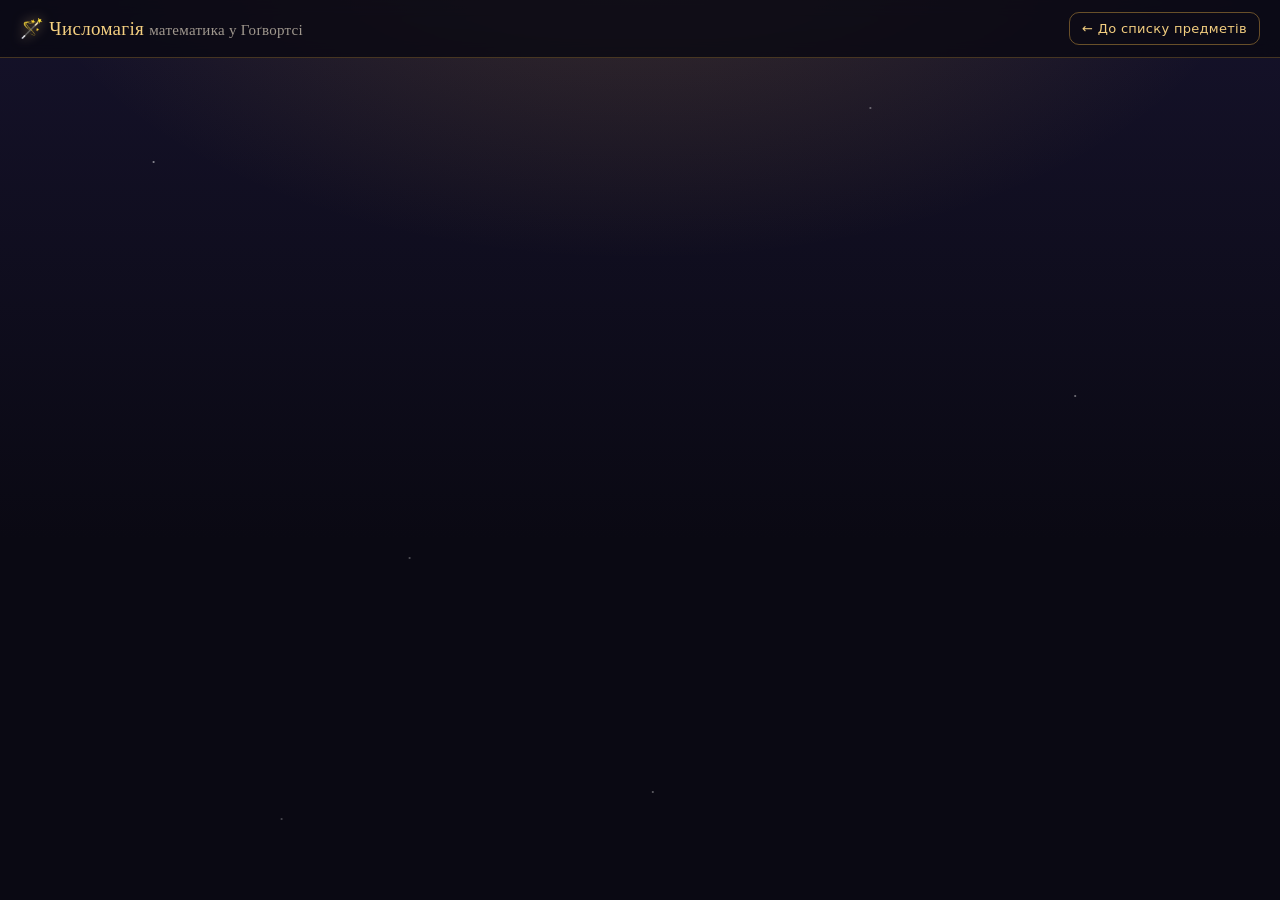
<file: index.html>
<!doctype html>
<html lang="uk">
<head>
  <meta charset="utf-8">
  <!-- Корінь репозиторію = корінь GitHub Pages, а сам курс лежить у course/.
       Редирект працює і за посиланням, і подвійним кліком по файлу. -->
  <meta http-equiv="refresh" content="0; url=course/index.html">
  <title>Числомагія · математика у Гоґвортсі</title>
</head>
<body>
  <a href="course/index.html">Відкрити курс</a>
</body>
</html>
</file>
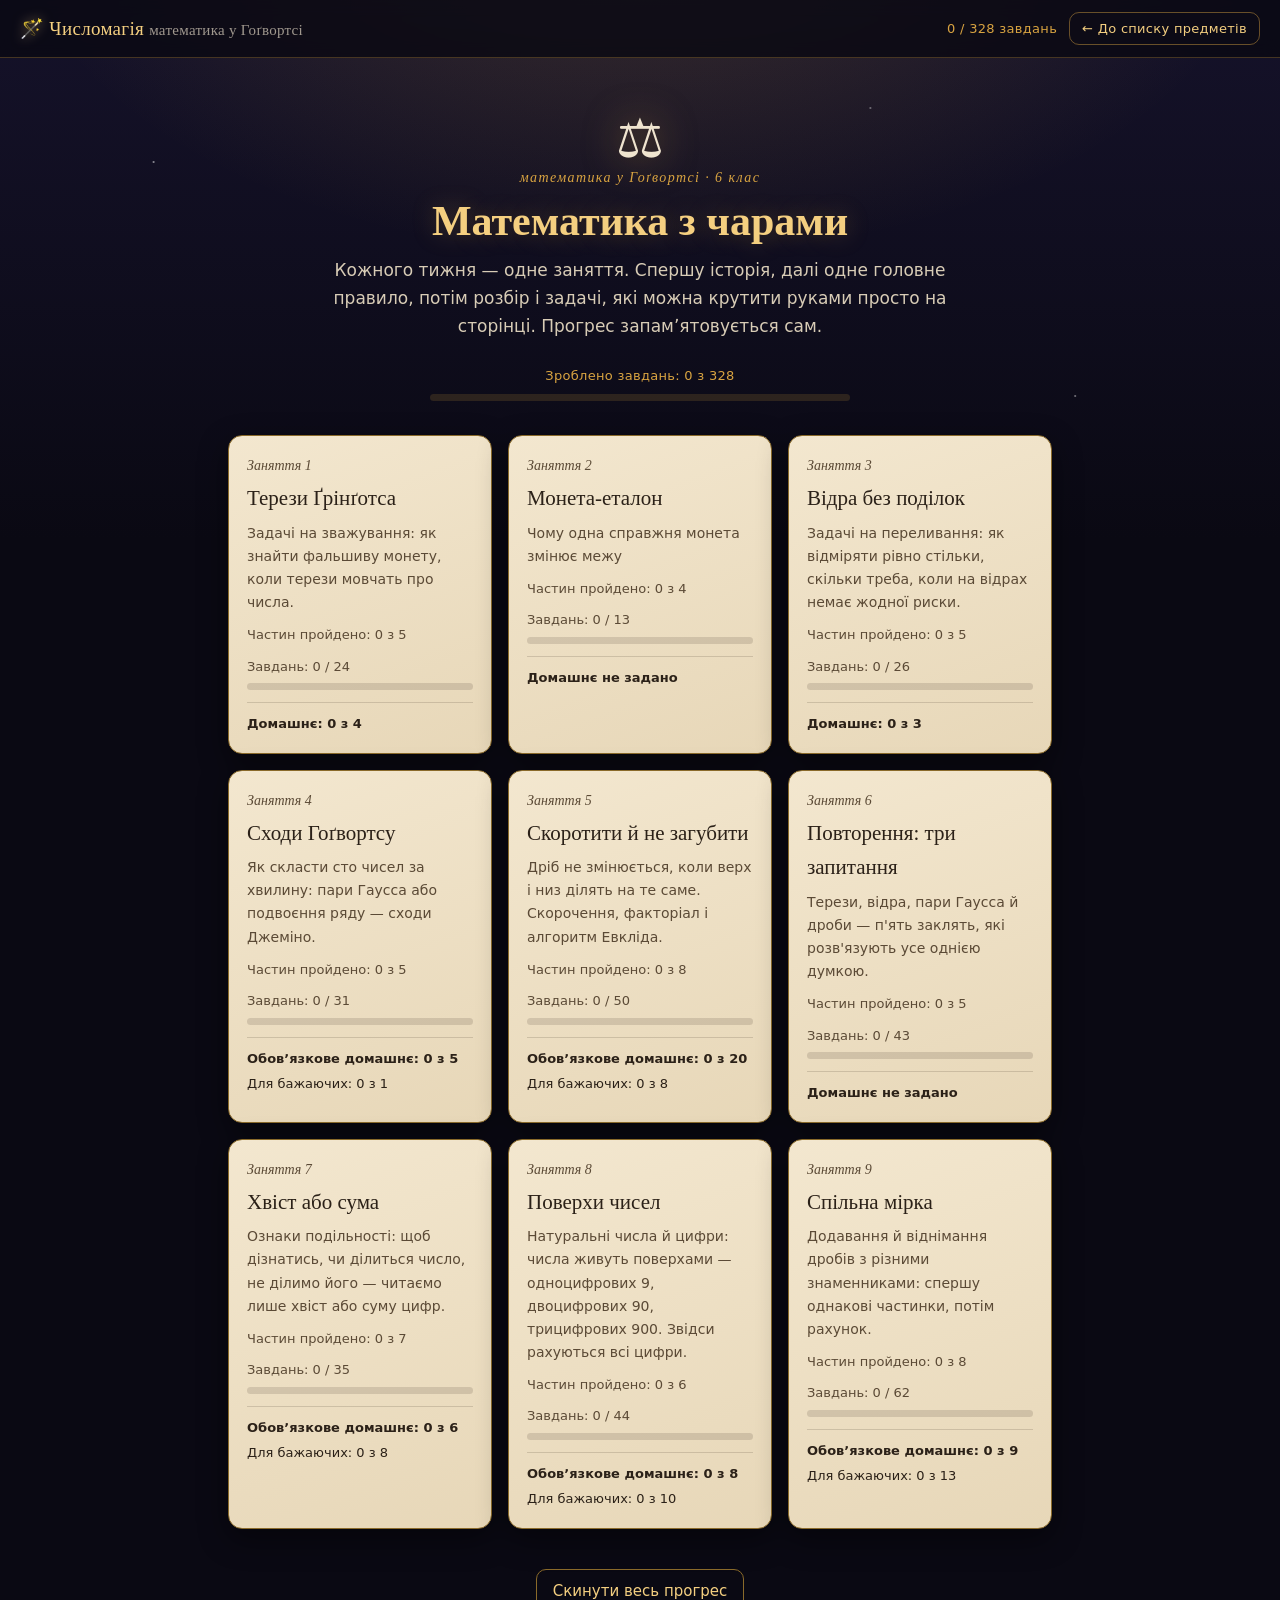
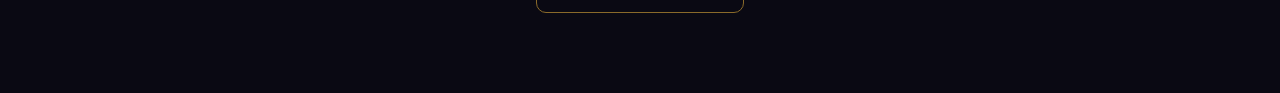
<file: course/index.html>
<!doctype html>
<html lang="uk">
<head>
  <meta charset="utf-8">
  <meta name="viewport" content="width=device-width, initial-scale=1">
  <title>Числомагія · математика у Гоґвортсі</title>
  <!-- Іконка вшита в сторінку: інакше браузер сам піде по /favicon.ico і зловить 404. -->
  <link rel="icon" href="data:image/svg+xml,%3Csvg xmlns='http://www.w3.org/2000/svg' viewBox='0 0 100 100'%3E%3Ctext y='.92em' font-size='92'%3E%E2%9A%96%3C/text%3E%3C/svg%3E">
  <link rel="stylesheet" href="css/app.css">
  <link rel="stylesheet" href="css/scales.css">
  <link rel="stylesheet" href="css/jugs.css">
  <link rel="stylesheet" href="css/gauss.css">
  <link rel="stylesheet" href="css/fractions.css">
  <link rel="stylesheet" href="css/coinwalk.css">
  <link rel="stylesheet" href="css/divis.css">
  <link rel="stylesheet" href="css/digits.css">
  <link rel="stylesheet" href="css/commonden.css">
  <link rel="stylesheet" href="css/fractionquest.css">
</head>
<body>
  <div class="sky"></div>

  <header class="topbar">
    <a class="brand" href="#/"><span class="wand">🪄</span> Числомагія <span class="thin">математика у Гоґвортсі</span></a>
    <span class="spacer"></span>
    <span class="bar-label" id="progressMini"></span>
    <!-- Усі курси Лізи зібрані на liza-school.github.io. Посилання абсолютне,
         щоб працювало і онлайн, і з file:// при подвійному кліку. -->
    <a class="subjects-link" href="https://liza-school.github.io/" title="До списку предметів">← <span class="full">До списку предметів</span><span class="short">Предмети</span></a>
  </header>

  <main id="app"></main>

  <script src="js/engine.js"></script>
  <script src="js/scales.js"></script>
  <script src="js/coinwalk.js"></script>
  <script src="js/jugs.js"></script>
  <script src="js/gauss.js"></script>
  <script src="js/fractions.js"></script>
  <script src="js/divis.js"></script>
  <script src="js/digits.js"></script>
  <script src="js/commonden.js"></script>
  <script src="js/fractionquest.js"></script>
  <script src="js/lessons/l01.js"></script>
  <script src="js/lessons/l02.js"></script>
  <script src="js/lessons/l03.js"></script>
  <script src="js/lessons/l04.js"></script>
  <script src="js/lessons/l05.js"></script>
  <script src="js/lessons/l06.js"></script>
  <script src="js/lessons/l07.js"></script>
  <script src="js/lessons/l08.js"></script>
  <script src="js/lessons/l09.js"></script>
  <script>COURSE.start();</script>
</body>
</html>
</file>
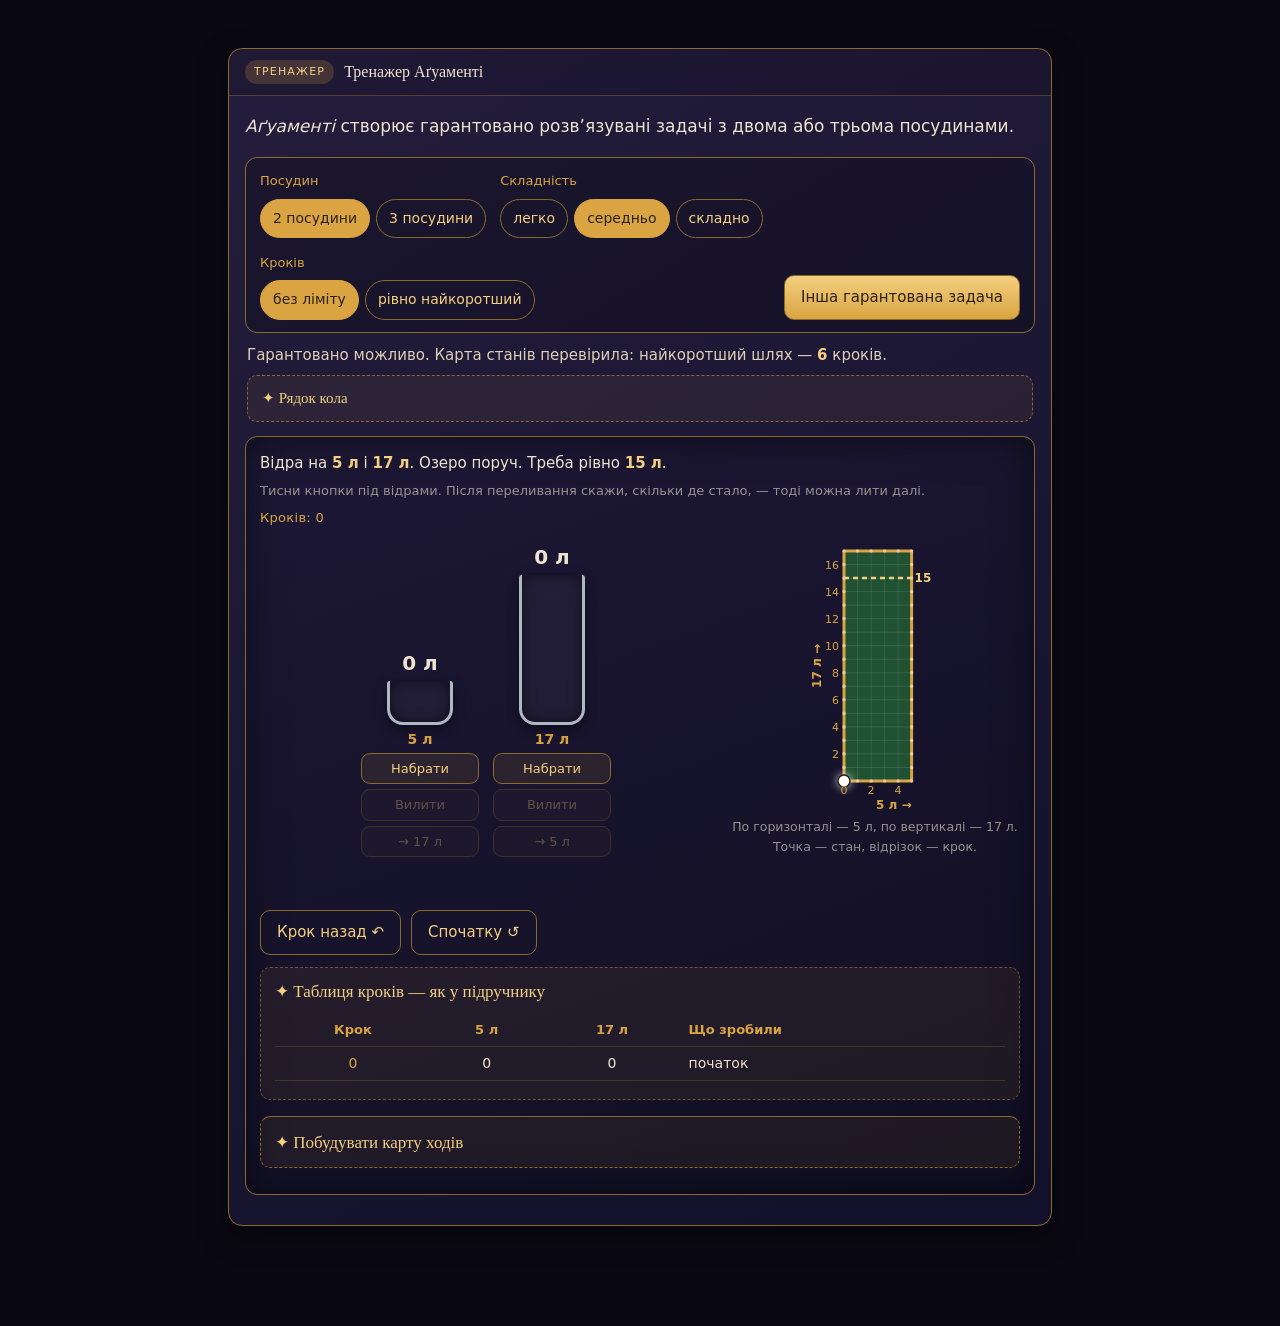
<file: course/trainer-preview.html>
<!doctype html>
<html lang="uk">
<head>
  <meta charset="utf-8">
  <meta name="viewport" content="width=device-width,initial-scale=1">
  <title>Превʼю тренажера</title>
  <link rel="stylesheet" href="css/app.css">
  <link rel="stylesheet" href="css/scales.css">
  <link rel="stylesheet" href="css/jugs.css">
</head>
<body>
  <main class="lesson">
    <section class="block trainer-block">
      <div class="block-head"><span class="tag">ТРЕНАЖЕР</span><span>Тренажер Аґуаменті</span></div>
      <div class="block-body">
        <p><i>Аґуаменті</i> створює гарантовано розвʼязувані задачі з двома або трьома посудинами.</p>
        <div id="preview"></div>
      </div>
    </section>
  </main>
  <script src="js/engine.js"></script>
  <script src="js/jugs.js"></script>
  <script>
    const trainer = JUGS.trainer({ count: 2, level: "medium" });
    document.getElementById("preview").append(trainer);
    if (location.search === "?three") trainer.querySelector('[data-count="3"]').click();
  </script>
</body>
</html>
</file>
<file: course/css/app.css>
/* Антураж: нічний Ґрінґотс. Темне тло, свічки, пергамент, золото. */

:root {
  --night:      #0a0913;
  --night-2:    #15122a;
  --gold:       #d9a441;
  --gold-hi:    #f4cf80;
  --gold-dim:   #8a6a2a;
  --parch:      #f3e7cf;
  --parch-2:    #e7d7b8;
  --ink:        #2b2118;
  --ink-soft:   #5b4a36;
  --cream:      #efe4cf;
  --red:        #8c1111;
  --red-soft:   #f6dcd8;
  --green:      #1f5132;
  --green-soft: #ddf0e2;
  --blue:       #26417e;
  --blue-soft:  #dde6f8;
  --purple:     #4b2e83;
  --purple-soft:#e8ddf7;
  --radius: 14px;
  --serif: Georgia, "Iowan Old Style", "Times New Roman", serif;
  --sans: "Segoe UI", system-ui, -apple-system, sans-serif;
}

* { box-sizing: border-box; }

html, body { margin: 0; padding: 0; }

body {
  background: var(--night);
  color: var(--cream);
  font: 17px/1.65 var(--sans);
  min-height: 100vh;
}

/* Зоряне небо і світло свічок десь угорі */
.sky {
  position: fixed;
  inset: 0;
  z-index: -1;
  background:
    radial-gradient(1.5px 1.5px at 12% 18%, rgba(255,255,255,.7), transparent),
    radial-gradient(1.5px 1.5px at 68% 12%, rgba(255,255,255,.5), transparent),
    radial-gradient(1.5px 1.5px at 84% 44%, rgba(255,255,255,.6), transparent),
    radial-gradient(1.5px 1.5px at 32% 62%, rgba(255,255,255,.4), transparent),
    radial-gradient(1.5px 1.5px at 51% 88%, rgba(255,255,255,.5), transparent),
    radial-gradient(1.5px 1.5px at 22% 91%, rgba(255,255,255,.35), transparent),
    radial-gradient(900px 500px at 50% -10%, rgba(217,164,65,.20), transparent 70%),
    linear-gradient(180deg, var(--night-2), var(--night) 60%);
}

/* ---------- шапка ---------- */

.topbar {
  position: sticky;
  top: 0;
  z-index: 10;
  display: flex;
  align-items: center;
  gap: 12px;
  padding: 12px 20px;
  background: rgba(10, 9, 19, .82);
  backdrop-filter: blur(8px);
  border-bottom: 1px solid rgba(217,164,65,.28);
}

.brand {
  font-family: var(--serif);
  font-size: 19px;
  letter-spacing: .3px;
  color: var(--gold-hi);
  text-decoration: none;
}

.brand .thin { color: var(--cream); opacity: .65; font-size: 15px; }
.wand { filter: drop-shadow(0 0 6px rgba(244,207,128,.7)); }
.spacer { flex: 1; }

.bar-label {
  font-size: 13px;
  color: var(--gold);
  letter-spacing: .3px;
}

/* Кнопка «До списку предметів» у шапці. На вузькому екрані — коротший підпис. */
.subjects-link {
  font-size: 13px;
  letter-spacing: .3px;
  color: var(--gold-hi);
  text-decoration: none;
  white-space: nowrap;
  border: 1px solid rgba(217,164,65,.45);
  border-radius: 10px;
  padding: 5px 12px;
}

.subjects-link:hover { background: rgba(217,164,65,.14); }
.subjects-link .short { display: none; }

@media (max-width: 640px) {
  /* Бренд — першим рядком, прогрес і кнопка — другим, щоб назва не ламалась на три рядки. */
  .topbar { flex-wrap: wrap; row-gap: 6px; }
  .topbar .brand { flex-basis: 100%; }
  .topbar .spacer { display: none; }
  .subjects-link { margin-left: auto; }
  .subjects-link .full { display: none; }
  .subjects-link .short { display: inline; }
}

main {
  max-width: 860px;
  margin: 0 auto;
  padding: 28px 18px 80px;
}

/* ---------- титул сторінки ---------- */

.kicker {
  font-family: var(--serif);
  font-style: italic;
  color: var(--gold);
  letter-spacing: 1.4px;
  font-size: 14px;
}

h1 {
  font-family: var(--serif);
  font-size: 34px;
  line-height: 1.2;
  margin: 6px 0 10px;
  color: var(--gold-hi);
  text-shadow: 0 0 24px rgba(217,164,65,.28);
}

.lead { color: #d8ccb6; margin: 0 0 18px; }

.hero { text-align: center; padding: 26px 14px 8px; }
.hero h1 { font-size: 42px; }
.hero .lead { max-width: 620px; margin: 0 auto 20px; }

.crest { font-size: 54px; line-height: 1; filter: drop-shadow(0 0 18px rgba(217,164,65,.55)); }

/* ---------- смужка прогресу ---------- */

.bar {
  height: 7px;
  border-radius: 99px;
  background: rgba(217,164,65,.16);
  overflow: hidden;
  margin-top: 6px;
}

.bar i {
  display: block;
  height: 100%;
  border-radius: 99px;
  background: linear-gradient(90deg, var(--gold-dim), var(--gold-hi));
  box-shadow: 0 0 10px rgba(244,207,128,.6);
  transition: width .4s ease;
}

.overall { max-width: 420px; margin: 0 auto; }
.score { margin: 14px 0 22px; }

/* ---------- частини уроку ---------- */

.parts-roadmap {
  border: 1px solid var(--gold-dim);
  border-radius: var(--radius);
  padding: 20px;
  margin: 24px 0 32px;
  background: rgba(21,18,42,.8);
}
.parts-roadmap h2, .part-heading h2 {
  font-family: var(--serif);
  color: var(--gold-hi);
  font-size: 25px;
  line-height: 1.3;
  margin: 0 0 10px;
}
.parts-summary { color: var(--gold-hi); font-weight: 600; }
.parts-today { margin: 6px 0; }
.parts-help { color: #d8ccb6; font-size: 14px; margin: 8px 0 16px; }
.parts-nav { display: grid; grid-template-columns: repeat(var(--part-count), minmax(0, 1fr)); gap: 10px; margin-top: 18px; }
.part-link {
  display: flex;
  flex-direction: column;
  gap: 6px;
  min-width: 0;
  padding: 12px;
  border: 1px solid rgba(217,164,65,.35);
  border-radius: 10px;
  color: var(--cream);
  background: rgba(217,164,65,.05);
  font-family: var(--sans);
  font-size: 14px;
  text-align: left;
  cursor: pointer;
}
.part-link:hover { background: rgba(217,164,65,.14); }
.part-number { color: var(--gold); font-size: 12px; }
.part-nav-title { flex: 1; font-weight: 600; line-height: 1.4; }
.part-nav-state { font-weight: 600; font-size: 13px; }
.part-nav-counter { color: #d8ccb6; font-size: 12px; }
.part-link.part-current { border-color: var(--gold-hi); background: rgba(217,164,65,.16); box-shadow: inset 0 3px var(--gold); }
.part-link.part-done { border-color: #699b77; background: rgba(51,107,68,.22); }
.part-done .part-state, .part-done .part-nav-state { color: #b6e2c1; }
.part-current .part-state, .part-current .part-nav-state { color: var(--gold-hi); }
.lesson-part { margin-top: 34px; scroll-margin-top: 110px; }
.part-heading { padding: 16px 18px; border-left: 4px solid var(--gold-dim); background: rgba(217,164,65,.06); border-radius: 0 10px 10px 0; }
.part-heading .kicker { margin-bottom: 4px; }
.part-current .part-heading { border-color: var(--gold-hi); background: rgba(217,164,65,.12); }
.part-done .part-heading { border-color: #699b77; }
.part-meta { display: flex; flex-wrap: wrap; gap: 6px 18px; font-size: 14px; }
.part-state { font-weight: 600; }
.part-counter { color: #d8ccb6; }
.part-today-btn { margin-top: 12px; }
.part-today-btn:disabled { opacity: .7; cursor: default; }
.part-footer { padding: 0 0 26px; border-bottom: 1px solid rgba(217,164,65,.25); }
.part-done .part-complete { background: var(--green-soft); color: var(--green); border-color: #699b77; }
.part-link:focus-visible, .parts-roadmap .btn:focus-visible, .lesson-part button:focus-visible { outline: 3px solid var(--gold-hi); outline-offset: 4px; }
[hidden] { display: none !important; }

@media (max-width: 640px) {
  .parts-roadmap { padding: 16px; }
  .parts-nav { grid-template-columns: repeat(2, minmax(0, 1fr)); }
  .part-link { padding: 10px; }
  .part-heading { padding: 14px; }
  .part-heading h2, .parts-roadmap h2 { font-size: 23px; }
  .part-footer .btn { width: 100%; }
}

/* ---------- картки уроків ---------- */

.cards {
  display: grid;
  grid-template-columns: repeat(auto-fill, minmax(260px, 1fr));
  gap: 16px;
  margin-top: 26px;
}

.card {
  display: block;
  padding: 18px;
  border-radius: var(--radius);
  text-decoration: none;
  color: var(--ink);
  background: linear-gradient(160deg, var(--parch), var(--parch-2));
  border: 1px solid var(--gold-dim);
  box-shadow: 0 10px 30px rgba(0,0,0,.45);
  transition: transform .15s ease, box-shadow .15s ease;
}

.card:hover {
  transform: translateY(-3px);
  box-shadow: 0 16px 40px rgba(217,164,65,.28);
}

.card .num { font-family: var(--serif); font-style: italic; color: var(--ink-soft); font-size: 14px; }
.card .title { font-family: var(--serif); font-size: 21px; margin: 4px 0 6px; }
.card .sub { font-size: 14px; color: var(--ink-soft); }
.card .stat { font-size: 13px; color: var(--ink-soft); margin-top: 10px; }
.card .bar { background: rgba(43,33,24,.14); }
.homework-progress { font-size: 14px; }
.homework-overview { padding: 12px 16px; border: 1px solid var(--gold-dim); border-radius: 10px; }
.hw-required { font-weight: 600; }
.hw-optional { font-size: 13px; margin-top: 4px; }
.hw-all-done .hw-required { color: #b6e2c1; }
.card .homework-progress { font-size: 13px; margin-top: 12px; padding-top: 10px; border-top: 1px solid rgba(43,33,24,.16); }
.card .hw-all-done .hw-required, .block .hw-all-done .hw-required { color: var(--green); }

/* ---------- цілі уроку ---------- */

.goals {
  background: rgba(217,164,65,.09);
  border: 1px solid rgba(217,164,65,.35);
  border-left: 4px solid var(--gold);
  border-radius: 10px;
  padding: 12px 16px;
  margin: 16px 0;
  font-size: 15px;
}

.goals b { color: var(--gold-hi); font-family: var(--serif); }
.goals ul { margin: 8px 0 0; padding-left: 20px; }

/* ---------- блоки ---------- */

.block {
  border-radius: var(--radius);
  margin: 20px 0;
  overflow: hidden;
  box-shadow: 0 10px 30px rgba(0,0,0,.4);
}

.block-head {
  display: flex;
  align-items: center;
  flex-wrap: wrap;
  gap: 10px;
  padding: 10px 16px;
  font-family: var(--serif);
  font-size: 16px;
  background: rgba(0,0,0,.14);
  border-bottom: 1px solid rgba(43,33,24,.16);
}

.tag {
  font-family: var(--sans);
  font-size: 11px;
  letter-spacing: 1.2px;
  text-transform: uppercase;
  padding: 3px 9px;
  border-radius: 99px;
  background: rgba(43,33,24,.14);
  white-space: nowrap;
}

.done-mark { margin-left: auto; color: var(--green); font-weight: bold; font-size: 19px; }

.block-body { padding: 16px; }
.block-body > :first-child { margin-top: 0; }
.block-body > :last-child { margin-bottom: 0; }

/* Пергаментна основа для всього, що читається */
.block.plain, .block.story, .block.steps, .block.terms,
.block.problem, .block.quiz, .block.multi, .block.order, .block.input {
  background: linear-gradient(170deg, var(--parch), var(--parch-2));
  color: var(--ink);
  border: 1px solid var(--gold-dim);
}

.block.plain { padding: 18px; }

h2 { font-family: var(--serif); font-size: 25px; margin: 26px 0 10px; color: inherit; }
h3 { font-family: var(--serif); font-size: 19px; margin: 18px 0 6px; }

.block.plain h2:first-child { margin-top: 0; }

/* Оповідь з буквицею */
.block.story { font-family: var(--serif); font-size: 18px; }
.block.story .block-body > p:first-child::first-letter {
  float: left;
  font-family: var(--serif);
  font-size: 3.4em;
  line-height: .82;
  padding: 6px 10px 0 0;
  color: var(--red);
}

/* Заклинання: головне правило */
.block.spell {
  background: linear-gradient(150deg, #2a1f45, #171232);
  border: 1px solid var(--gold);
  color: var(--cream);
  text-align: center;
  box-shadow: 0 0 46px rgba(217,164,65,.3), 0 10px 30px rgba(0,0,0,.5);
}

.block.spell .block-head { justify-content: center; border-bottom-color: rgba(217,164,65,.3); }
.block.spell .spell-name {
  font-family: var(--serif);
  font-style: italic;
  font-size: 30px;
  color: var(--gold-hi);
  text-shadow: 0 0 20px rgba(244,207,128,.65);
  margin: 4px 0 12px;
}
.block.spell .tag { background: rgba(217,164,65,.2); color: var(--gold-hi); }
/* Звідки слова закляття: тихіше за саме правило, під рискою. */
.block.spell .spell-origin {
  margin-top: 14px;
  padding-top: 12px;
  border-top: 1px dashed rgba(217,164,65,.4);
  text-align: left;
  font-size: 15px;
  color: rgba(239,228,207,.88);
}
.block.spell .spell-origin p:last-child { margin-bottom: 0; }
.block.spell .spell-origin i { color: var(--gold-hi); }

/* Пастка */
.block.trap { background: var(--red-soft); color: var(--ink); border: 1px solid var(--red); }
.block.trap .block-head { background: var(--red); color: #fff; border-bottom: none; }
.block.trap .tag { background: rgba(255,255,255,.22); color: #fff; }

/* Ідея */
.block.idea { background: var(--blue-soft); color: var(--ink); border: 1px solid var(--blue); }
.block.idea .block-head { background: var(--blue); color: #fff; border-bottom: none; }
.block.idea .tag { background: rgba(255,255,255,.22); color: #fff; }

/* Підсумок */
.block.summary { background: var(--green-soft); color: var(--ink); border: 1px solid var(--green); }
.block.summary .block-head { background: var(--green); color: #fff; border-bottom: none; }
.block.summary .tag { background: rgba(255,255,255,.22); color: #fff; }

/* З життя і з гри */
.block.life { background: var(--green-soft); color: var(--ink); border: 1px solid var(--green); }
.block.life .block-head { background: rgba(31,81,50,.14); }
.block.game { background: var(--purple-soft); color: var(--ink); border: 1px solid var(--purple); }
.block.game .block-head { background: var(--purple); color: #fff; border-bottom: none; }
.block.game .tag { background: rgba(255,255,255,.22); color: #fff; }
/* Міст до курсу Пайтону: кольори змійок з логотипа, код — як у Thonny. */
.block.python { background: #fbf6df; color: var(--ink); border: 1px solid #306998; }
.block.python .block-head { background: #306998; color: #fff; border-bottom: none; }
.block.python .tag { background: #ffd43b; color: #1f3550; }
pre.py { margin: 10px 0; padding: 10px 14px; border-radius: 10px; background: #1f2633; color: #e8e2d0; font: 15px/1.55 Consolas, "Cascadia Mono", monospace; overflow-x: auto; }
pre.py i { color: #8fa3b8; font-style: normal; }
.block.python code { white-space: nowrap; }
code { font-family: Consolas, "Cascadia Mono", monospace; font-size: .95em; }

/* ---------- таблиці ---------- */

table { border-collapse: collapse; width: 100%; font-size: 15px; }
table td, table th { border-bottom: 1px solid rgba(43,33,24,.18); padding: 8px 10px; text-align: left; vertical-align: top; }
table th { font-family: var(--serif); color: var(--ink-soft); }
.terms td:first-child { font-weight: 600; width: 34%; font-family: var(--serif); }
.powers tr.hit td { background: rgba(217,164,65,.25); font-weight: 600; }

.limits-table { table-layout: fixed; font-size: 13px; }
.limits-table th, .limits-table td { padding: 6px 4px; overflow-wrap: anywhere; }
.limits-table th:first-child, .limits-table td:first-child { width: 46%; }

/* ---------- кроки розвʼязання ---------- */

.steps ol { counter-reset: step; list-style: none; padding-left: 0; margin: 0; }
.steps ol > li {
  counter-increment: step;
  position: relative;
  padding: 10px 0 10px 46px;
  border-bottom: 1px dashed rgba(43,33,24,.2);
}
.steps ol > li:last-child { border-bottom: none; }
.steps ol > li::before {
  content: counter(step);
  position: absolute;
  left: 0;
  top: 10px;
  width: 30px;
  height: 30px;
  border-radius: 50%;
  display: grid;
  place-items: center;
  font-family: var(--serif);
  background: var(--gold);
  color: #2b2118;
  box-shadow: 0 0 12px rgba(217,164,65,.6);
}

.case { margin: 8px 0; padding-left: 14px; border-left: 3px solid var(--gold-dim); }
.case b { font-family: var(--serif); }

/* ---------- згортки ---------- */

details {
  border: 1px dashed var(--gold-dim);
  border-radius: 10px;
  padding: 10px 14px;
  margin: 12px 0;
  background: rgba(217,164,65,.07);
}

details summary {
  cursor: pointer;
  font-family: var(--serif);
  color: var(--gold-hi);
  list-style: none;
}

.block.plain details summary,
.block.problem details summary,
.block.steps details summary { color: var(--red); }

details summary::-webkit-details-marker { display: none; }
details summary::before { content: "\2726  "; }
details[open] summary { margin-bottom: 8px; }

/* ---------- задачі ---------- */

.block.problem .block-head { background: rgba(140,17,17,.1); }
.problem-num {
  font-family: var(--serif);
  background: var(--red);
  color: #fff;
  min-width: 28px; height: 28px;
  padding: 0 6px;
  border-radius: 99px;
  display: grid; place-items: center;
  font-size: 15px;
  flex: none;
}

/* ---------- домашнє ---------- */

.block.homework {
  background: linear-gradient(165deg, #f6ecd6, #e3d0ab);
  color: var(--ink);
  border: 1px solid var(--red);
  box-shadow: 0 10px 30px rgba(0,0,0,.45);
}

.block.homework .block-head { background: var(--red); color: #fff; border-bottom: none; }
.block.homework .tag { background: rgba(255,255,255,.22); color: #fff; }

.hw-list { display: grid; gap: 8px; margin-top: 10px; }

.hw-item {
  display: flex;
  align-items: center;
  gap: 12px;
  text-align: left;
  font: inherit;
  cursor: pointer;
  padding: 10px 14px;
  border-radius: 10px;
  border: 1px solid rgba(140,17,17,.35);
  background: rgba(255,255,255,.5);
  color: var(--ink);
}

.hw-item:hover { border-color: var(--red); background: rgba(255,255,255,.85); }

.hw-num {
  font-family: var(--serif);
  flex: none;
  width: 30px;
  height: 30px;
  border-radius: 50%;
  display: grid;
  place-items: center;
  background: var(--red);
  color: #fff;
}

.hw-title { font-family: var(--serif); font-size: 17px; }
.hw-note { margin-left: auto; font-size: 13px; color: var(--ink-soft); font-style: italic; }
.hw-done-mark { flex: none; color: var(--green); font-weight: 700; }
.hw-item.hw-done { background: var(--green-soft); border-color: #699b77; }
.hw-item.hw-done .hw-num { background: var(--green); }

/* Задача, яку задали: золота смуга збоку й печатка в шапці. */
.block.problem.homework-task { border-left: 5px solid var(--gold); }

.hw-badge {
  font-size: 11px;
  letter-spacing: 1.2px;
  text-transform: uppercase;
  padding: 3px 9px;
  border-radius: 99px;
  background: var(--gold);
  color: #2b2118;
  white-space: nowrap;
}

/* ---------- підказки-свічки ---------- */

.hint-box {
  border: 1px dashed var(--gold-dim);
  border-radius: 10px;
  padding: 12px 14px;
  margin: 12px 0;
  background: rgba(217,164,65,.08);
}

.hint-intro { font-size: 14px; color: var(--ink-soft); font-style: italic; }

.hint-lines { display: grid; gap: 8px; }
.hint-lines:not(:empty) { margin-top: 10px; }

.hint-line {
  display: flex;
  gap: 10px;
  align-items: flex-start;
  padding: 9px 12px;
  border-radius: 9px;
  background: rgba(255,255,255,.55);
  border-left: 3px solid var(--gold);
  font-size: 15px;
}

.hint-line .flame { flex: none; filter: drop-shadow(0 0 7px rgba(244,207,128,.95)); }

.hint-last { font-size: 14px; color: var(--ink-soft); font-style: italic; margin-top: 4px; }

.block.problem .hint-box .candle { color: var(--ink); border-color: var(--gold-dim); background: rgba(217,164,65,.16); }
.block.problem .hint-box .candle:hover { background: rgba(217,164,65,.3); }
.block.problem .hint-box .candle:disabled { opacity: .5; cursor: default; }

/* ---------- кнопки ---------- */

.btn, .ghost-btn {
  font: inherit;
  font-size: 15px;
  cursor: pointer;
  border-radius: 10px;
  padding: 9px 16px;
  border: 1px solid var(--gold-dim);
  background: linear-gradient(180deg, var(--gold-hi), var(--gold));
  color: #2b2118;
  transition: transform .12s ease, box-shadow .12s ease;
}

.btn:hover { transform: translateY(-1px); box-shadow: 0 6px 18px rgba(217,164,65,.45); }
.btn:disabled { opacity: .45; cursor: default; transform: none; box-shadow: none; }

.ghost-btn { background: transparent; color: var(--gold-hi); text-decoration: none; display: inline-block; }
.ghost-btn:hover { background: rgba(217,164,65,.14); }

.block.plain .ghost-btn, .block.problem .ghost-btn, .block.steps .ghost-btn {
  color: var(--ink); border-color: var(--ink-soft);
}
.block.plain .ghost-btn:hover, .block.problem .ghost-btn:hover { background: rgba(43,33,24,.08); }

.toolbar { display: flex; flex-wrap: wrap; gap: 10px; margin-top: 12px; align-items: center; }

.navrow { display: flex; justify-content: space-between; gap: 12px; margin-top: 34px; flex-wrap: wrap; }
.page-foot { margin-top: 40px; text-align: center; }

/* ---------- питання ---------- */

.options { display: grid; gap: 8px; margin: 12px 0; }

.option {
  display: flex;
  align-items: flex-start;
  gap: 10px;
  text-align: left;
  font: inherit;
  cursor: pointer;
  padding: 10px 12px;
  border-radius: 10px;
  border: 1px solid rgba(43,33,24,.28);
  background: rgba(255,255,255,.45);
  color: var(--ink);
}

.option:hover { border-color: var(--gold); background: rgba(255,255,255,.75); }
.option .letter {
  font-family: var(--serif);
  width: 24px; height: 24px;
  flex: none;
  border-radius: 50%;
  display: grid; place-items: center;
  background: rgba(43,33,24,.12);
  font-size: 14px;
}
.option.picked { border-color: var(--blue); background: var(--blue-soft); }
.option.right { border-color: var(--green); background: var(--green-soft); }
.option.right .letter { background: var(--green); color: #fff; }
.option.wrong { border-color: var(--red); background: var(--red-soft); }
.option.wrong .letter { background: var(--red); color: #fff; }

.verdict { margin-top: 10px; font-size: 15px; min-height: 1.2em; }
.verdict.ok { color: var(--green); font-weight: 600; }
.verdict.no { color: var(--red); }

.answer-input {
  font: inherit;
  padding: 9px 12px;
  border-radius: 10px;
  border: 1px solid rgba(43,33,24,.35);
  background: rgba(255,255,255,.6);
  color: var(--ink);
  width: 220px;
  max-width: 100%;
}

.slots { display: grid; gap: 6px; margin: 12px 0; }
.slot {
  padding: 9px 12px;
  border-radius: 9px;
  border: 1px dashed rgba(43,33,24,.35);
  color: var(--ink-soft);
  font-size: 15px;
}
.slot.filled { border-style: solid; border-color: var(--green); background: var(--green-soft); color: var(--ink); }

.chips { display: flex; flex-wrap: wrap; gap: 8px; }
.chip {
  font: inherit;
  font-size: 14px;
  cursor: pointer;
  padding: 8px 12px;
  border-radius: 99px;
  border: 1px solid rgba(43,33,24,.3);
  background: rgba(255,255,255,.5);
  color: var(--ink);
}
.chip:hover { border-color: var(--gold); }
.chip.used { opacity: .35; pointer-events: none; }
.chip.wrong { border-color: var(--red); background: var(--red-soft); }

/* ---------- малюнки ---------- */

.figure { margin: 16px 0; text-align: center; }
.figure img { max-width: 100%; border-radius: 10px; border: 1px solid var(--gold-dim); }
.figure figcaption { font-size: 14px; color: var(--gold); font-style: italic; margin-top: 6px; }

@media (max-width: 640px) {
  h1 { font-size: 27px; }
  .hero h1 { font-size: 31px; }
  main { padding: 20px 14px 70px; }
}
.resume-btn { margin: 0 8px 8px 0; }
</file>
<file: course/css/scales.css>
/* Терези Ґрінґотса: латунь, мотузки, золоті ґалеони. */

.block.scales-block, .block.trainer-block {
  background: linear-gradient(150deg, #241d3d, #12102a);
  border: 1px solid var(--gold-dim);
  color: var(--cream);
}

.block.scales-block .block-head, .block.trainer-block .block-head { border-bottom-color: rgba(217,164,65,.28); }
.block.scales-block .tag, .block.trainer-block .tag { background: rgba(217,164,65,.2); color: var(--gold-hi); }

/* ---------- тренажер ---------- */

.trainer-controls {
  display: flex;
  flex-wrap: wrap;
  align-items: center;
  gap: 14px;
  padding: 12px 14px;
  border: 1px solid var(--gold-dim);
  border-radius: 12px;
  background: rgba(0,0,0,.24);
}

.trainer-field { display: flex; align-items: center; gap: 8px; font-size: 14px; color: var(--gold); }

.trainer-num {
  font: inherit;
  width: 76px;
  padding: 7px 9px;
  border-radius: 9px;
  border: 1px solid var(--gold-dim);
  background: rgba(255,255,255,.07);
  color: var(--cream);
}

.trainer-range { flex: 1 1 180px; min-width: 150px; accent-color: var(--gold); }

.trainer-kinds { display: flex; gap: 6px; flex-wrap: wrap; }

.kind-btn {
  font: inherit;
  font-size: 14px;
  cursor: pointer;
  padding: 7px 12px;
  border-radius: 99px;
  border: 1px solid var(--gold-dim);
  background: transparent;
  color: var(--gold-hi);
}

.kind-btn:hover { background: rgba(217,164,65,.16); }
.kind-btn.on { background: var(--gold); color: #2b2118; border-color: var(--gold); }

.trainer-goal {
  margin: 10px 2px 0;
  font-size: 15px;
  color: #ddd0b6;
}

.trainer-goal b { color: var(--gold-hi); }

/* Панель симулятора — завжди темна, навіть усередині пергаментної задачі. */
.sim {
  --beamw: 320px;
  background: linear-gradient(160deg, #1d1836, #100e22);
  border: 1px solid var(--gold-dim);
  border-radius: 12px;
  padding: 14px;
  margin: 14px 0;
  color: var(--cream);
  box-shadow: inset 0 0 40px rgba(0,0,0,.5);
}

.sim-task { font-size: 15px; margin-bottom: 4px; }
.sim-task b { color: var(--gold-hi); }

.sim-hint { font-size: 13px; color: rgba(239,228,207,.6); margin-bottom: 6px; }

.sim-head { display: flex; gap: 14px; flex-wrap: wrap; margin-bottom: 4px; }
.sim-stat { font-size: 13px; color: var(--gold); letter-spacing: .3px; }

/* ---------- самі терези ---------- */

.scales {
  position: relative;
  height: 210px;
  margin: 6px 0 4px;
}

.base {
  position: absolute;
  left: 50%;
  bottom: 8px;
  width: 140px;
  height: 12px;
  margin-left: -70px;
  border-radius: 99px;
  background: linear-gradient(180deg, var(--gold-hi), var(--gold-dim));
  box-shadow: 0 6px 18px rgba(0,0,0,.6);
}

.pillar {
  position: absolute;
  left: 50%;
  top: 30px;
  width: 10px;
  height: 172px;
  margin-left: -5px;
  border-radius: 5px;
  background: linear-gradient(90deg, var(--gold-dim), var(--gold-hi) 45%, var(--gold-dim));
}

.beam-wrap {
  position: absolute;
  left: 50%;
  top: 22px;
  transform: translateX(-50%);
}

.beam {
  position: relative;
  width: var(--beamw);
  height: 10px;
  border-radius: 99px;
  background: linear-gradient(180deg, var(--gold-hi), var(--gold-dim));
  box-shadow: 0 0 18px rgba(217,164,65,.45);
  transform: rotate(var(--tilt, 0deg));
  transform-origin: 50% 50%;
  transition: transform .7s cubic-bezier(.34, 1.3, .5, 1);
}

/* Вісь посередині коромисла */
.beam::after {
  content: "";
  position: absolute;
  left: 50%;
  top: -7px;
  width: 16px;
  height: 16px;
  margin-left: -8px;
  border-radius: 50%;
  background: radial-gradient(circle at 35% 30%, #ffe9a8, var(--gold-dim));
}

.arm {
  position: absolute;
  top: 6px;
  width: 124px;
  margin-left: -62px;
  transform: rotate(calc(-1 * var(--tilt, 0deg)));
  transform-origin: 50% 0;
  transition: transform .7s cubic-bezier(.34, 1.3, .5, 1);
}

.arm.left { left: 14px; }
.arm.right { left: calc(var(--beamw) - 14px); }

.rope {
  width: 2px;
  height: 54px;
  margin: 0 auto;
  background: linear-gradient(180deg, rgba(217,164,65,.8), rgba(217,164,65,.35));
}

.pan {
  position: relative;
  height: 14px;
  border-radius: 0 0 70px 70px / 0 0 30px 30px;
  background: linear-gradient(180deg, var(--gold-hi), var(--gold-dim));
  box-shadow: 0 4px 14px rgba(0,0,0,.5);
}

.pan-coins {
  position: absolute;
  left: 4px;
  right: 4px;
  bottom: 9px;
  display: flex;
  flex-wrap: wrap-reverse;
  justify-content: center;
  gap: 2px;
}

/* ---------- монети ---------- */

.coin {
  width: 38px;
  height: 38px;
  flex: none;
  border-radius: 50%;
  border: 1px solid #8a6a2a;
  background: radial-gradient(circle at 34% 28%, #ffeeb4, #d9a441 56%, #91691f);
  color: #4a3410;
  font: 600 14px/1 Georgia, serif;
  cursor: grab;
  padding: 0;
  touch-action: none;
  box-shadow: 0 2px 6px rgba(0,0,0,.55), inset 0 0 0 2px rgba(255,255,255,.22);
  transition: transform .12s ease, box-shadow .12s ease;
}

.coin:hover { transform: translateY(-2px); box-shadow: 0 6px 14px rgba(217,164,65,.5), inset 0 0 0 2px rgba(255,255,255,.3); }
.coin:active { cursor: grabbing; }

/* Монета, яку зараз тягнуть: оригінал блідне, під курсором летить копія. */
.coin.dragging { opacity: .22; }

.coin.drag-ghost {
  position: fixed;
  z-index: 9999;
  width: 38px;
  height: 38px;
  font-size: 14px;
  pointer-events: none;
  opacity: 1;
  transform: scale(1.15);
  box-shadow: 0 12px 26px rgba(0,0,0,.65), inset 0 0 0 2px rgba(255,255,255,.3);
}

/* Куди зараз впаде монета */
.arm.drop-hot .pan {
  box-shadow: 0 0 0 3px var(--gold-hi), 0 6px 18px rgba(217,164,65,.55);
}

.tray.drop-hot {
  border-color: var(--gold-hi);
  border-style: solid;
  background: rgba(217,164,65,.12);
}

/* Режим «назви фальшиву»: монети просяться, щоб по них клацнули. */
.sim.declaring .coin { cursor: pointer; animation: pick-pulse 1.1s ease-in-out infinite; }

@keyframes pick-pulse {
  0%, 100% { box-shadow: 0 2px 6px rgba(0,0,0,.55), 0 0 0 0 rgba(244,207,128,.75); }
  50%      { box-shadow: 0 2px 6px rgba(0,0,0,.55), 0 0 0 7px rgba(244,207,128,0); }
}

.pan-coins .coin {
  width: 21px;
  height: 21px;
  font-size: 10px;
  box-shadow: 0 1px 3px rgba(0,0,0,.5), inset 0 0 0 1px rgba(255,255,255,.25);
}

/* Багато монет — дрібнішими, щоб сотня влізла на стіл. Але не менше за 34 px:
   нижче цього дитина на планшеті просто не влучає пальцем. */
.sim.many .table-coins .coin { width: 34px; height: 34px; font-size: 12px; }
.sim.many .pan-coins .coin { width: 17px; height: 17px; font-size: 9px; }
.sim.many .table-coins { gap: 5px; }

.coin.fake {
  background: radial-gradient(circle at 34% 28%, #d8f9cf, #46b35c 56%, #1f5132);
  color: #05300f;
  border-color: #1f5132;
  box-shadow: 0 0 18px rgba(70,179,92,.85);
}

.coin.cleared {
  background: radial-gradient(circle at 34% 28%, #ffd2cd, #c04a3a 56%, #7a2018);
  color: #fff;
}

/* Доведено справжня — еталон ✓. Не тьмяніє: це активний інструмент, ним далі важать.
   Еталон на старті виглядає так само, тільки замість номера на ньому ✓. */
.coin.out {
  background: radial-gradient(circle at 34% 28%, #e7ffe0, #78bd72 56%, #35663a);
  color: #102d15;
  border-color: #4e8e53;
  box-shadow: 0 0 0 2px rgba(126,211,135,.3), 0 2px 6px rgba(0,0,0,.55);
}

.coin.out:hover {
  transform: translateY(-2px);
  box-shadow: 0 0 0 2px rgba(126,211,135,.5), 0 6px 14px rgba(80,170,90,.45);
}

/* ---------- питання після зважування ---------- */

.ask {
  margin: 8px 0;
}

.ask:empty { display: none; }

.ask-q {
  font-family: var(--serif);
  font-size: 17px;
  color: var(--gold-hi);
  margin-bottom: 8px;
}

.ask-opts { display: flex; flex-wrap: wrap; gap: 8px; }

.ask-opt {
  font: inherit;
  font-size: 15px;
  cursor: pointer;
  padding: 9px 14px;
  border-radius: 10px;
  border: 1px solid var(--gold-dim);
  background: rgba(217,164,65,.1);
  color: var(--gold-hi);
}

.ask-opt:hover { background: rgba(217,164,65,.22); border-color: var(--gold-hi); }
.ask-opt.wrong { border-color: #c04a3a; background: rgba(192,74,58,.2); color: #f3a39a; }

/* ---------- стіл ---------- */

.tray {
  border: 1px dashed rgba(217,164,65,.45);
  border-radius: 10px;
  padding: 10px;
  margin-top: 6px;
  background: rgba(0,0,0,.2);
}

.tray-label {
  font-family: var(--serif);
  font-size: 13px;
  color: var(--gold);
  margin-bottom: 8px;
  letter-spacing: 1px;
}

.table-coins {
  display: flex;
  flex-wrap: wrap;
  gap: 7px;
  min-height: 38px;
}

/* ---------- вердикт і журнал ---------- */

.sim-verdict {
  min-height: 1.4em;
  font-size: 15px;
  margin: 4px 0 8px;
  color: var(--cream);
}

.sim-verdict.ok { color: #7fe39a; font-weight: 600; }
.sim-verdict.no { color: #f3a39a; }

.sim .toolbar { margin-top: 12px; }

/* Панель симулятора темна навіть на пергаментній картці задачі, тож її кнопки
   мусять бити пергаментні правила з app.css за специфічністю. */
.block .sim .toolbar .ghost-btn { color: var(--gold-hi); border-color: var(--gold-dim); }
.block .sim .toolbar .ghost-btn:hover { background: rgba(217,164,65,.16); }
.block .sim .toolbar .ghost-btn.armed { background: var(--gold); color: #2b2118; border-color: var(--gold); }

.sim-logbox { border-color: rgba(217,164,65,.4); margin-top: 12px; }
.block .sim details summary { color: var(--gold-hi); }
.sim-log { margin: 6px 0 0; padding-left: 22px; font-size: 14px; color: #ddd0b6; }
.sim-log li { padding: 2px 0; }
.sim-log b { color: var(--gold-hi); font-weight: 600; }

@media (max-width: 520px) {
  .sim { --beamw: 224px; }
  .scales { height: 196px; }
  .arm { width: 96px; margin-left: -48px; }
  .coin { width: 32px; height: 32px; font-size: 13px; }
}

@media (max-width: 340px) {
  .sim { --beamw: 218px; padding: 12px; }
  .arm { width: 90px; margin-left: -45px; }
}

/* Полиця доведено справжніх монет: окремо від робочого столу, щоб на столі
   лишалися тільки підозрювані. Порожню полицю не показуємо. */
.tray.spare {
  border-style: dotted;
  border-color: rgba(217,164,65,.22);
  background: rgba(0,0,0,.12);
  margin-top: 8px;
}

.tray.spare .tray-label {
  color: rgba(217,164,65,.6);
  font-size: 12px;
  letter-spacing: .5px;
}

.tray.spare .table-coins { min-height: 30px; }

.tray.spare.empty { display: none; }

/* Значок треба до чогось причепити, а сама монета не позиціонована. */
.coin.sus-heavy,
.coin.sus-light,
.coin.out { position: relative; }

/* Підозра з напрямком: значок росте з самої монети, щоб дитина бачила
   не просто «підозрювана», а «підозрювана лише важча (В) / лише легша (Л)».
   Букви, а не стрілки: важча монета тягне чашу вниз, і стрілка вгору тут плутала. */
.coin.sus-heavy::after,
.coin.sus-light::after,
.coin.out:not(.known)::after {
  position: absolute;
  top: -5px;
  right: -5px;
  width: 16px;
  height: 16px;
  border-radius: 50%;
  font-size: 11px;
  line-height: 16px;
  text-align: center;
  font-weight: 700;
  border: 1px solid rgba(0,0,0,.4);
}

.coin.sus-heavy::after {
  content: "В";
  background: #c9862f;
  color: #21160a;
}

.coin.sus-light::after {
  content: "Л";
  background: #6fa8c9;
  color: #08161d;
}

/* Еталон, який дитина заробила сама: номер лишається, ✓ у куточку. */
.coin.out:not(.known)::after {
  content: "✓";
  background: #4e8e53;
  color: #eaffe4;
}
</file>
<file: course/css/jugs.css>
/* Відра без поділок: та сама нічна панель, що й у терезів, тільки замість чаш — відра.
   Панель .sim і питання .ask беруться з scales.css, тут лише те, що належить відрам. */

.block.jugs-block {
  background: linear-gradient(150deg, #241d3d, #12102a);
  border: 1px solid var(--gold-dim);
  color: var(--cream);
}

.block.jugs-block .block-head { border-bottom-color: rgba(217,164,65,.28); }
.block.jugs-block .tag { background: rgba(217,164,65,.2); color: var(--gold-hi); }

/* ---------- відра ---------- */

.jugs-row {
  display: flex;
  justify-content: center;
  align-items: flex-end;
  gap: 14px;
  margin: 12px 0 8px;
}

.jug-col {
  flex: 0 1 118px;
  min-width: 0;
  display: flex;
  flex-direction: column;
  align-items: center;
  gap: 6px;
}

/* Цифри без засічок: у Georgia нуль старовинний і читається як «о». */
.jug-amt {
  font: 600 20px/1.2 var(--sans);
  color: var(--cream);
  min-height: 24px;
}

.jug-amt.unknown { color: var(--gold-hi); }

/* Відро відкрите згори й без жодної риски: рівень видно, а скільки літрів — ні. */
.jug {
  position: relative;
  width: 66px;
  height: var(--h, 100px);
  border: 3px solid #aeb8c4;
  border-top: 0;
  border-radius: 3px 3px 16px 16px;
  background: rgba(255,255,255,.04);
  overflow: hidden;
  box-shadow: inset 0 0 14px rgba(0,0,0,.55), 0 4px 12px rgba(0,0,0,.45);
}

.jug-liquid {
  position: absolute;
  left: 0;
  right: 0;
  bottom: 0;
  height: 0;
  background: linear-gradient(180deg, #8fd0f5, #2f76b3);
  transition: height .55s ease, opacity .3s ease;
}

.jug-liquid::before {
  content: "";
  position: absolute;
  left: 0;
  right: 0;
  top: 0;
  height: 3px;
  background: rgba(255,255,255,.55);
}

.liquid-petrol .jug-liquid { background: linear-gradient(180deg, #f7dc8a, #c8951f); }
.liquid-milk .jug-liquid { background: linear-gradient(180deg, #ffffff, #ddd3c0); }
.liquid-butterbeer .jug-liquid { background: linear-gradient(180deg, #fff1c9 0 6px, #e0a24a 6px, #9b5d1c); }
.liquid-pumpkin .jug-liquid { background: linear-gradient(180deg, #ffc27a, #d9731f); }

/* Кришка: поки дитина не порахувала, рівень сховано — на око тут не міряють. */
.jug.lidded .jug-liquid { opacity: 0; }

.jug.lidded::after {
  content: "?";
  position: absolute;
  inset: 0;
  display: grid;
  place-items: center;
  font: 700 30px var(--serif);
  color: var(--gold-hi);
  background: repeating-linear-gradient(135deg, rgba(217,164,65,.12) 0 8px, rgba(0,0,0,0) 8px 16px);
}

.jug.goal {
  border-color: #7fe39a;
  box-shadow: inset 0 0 14px rgba(0,0,0,.55), 0 0 18px rgba(127,227,154,.65);
}

.jug-cap { font: 600 14px var(--sans); color: var(--gold); }

.jug-btns { display: flex; flex-direction: column; gap: 5px; width: 100%; }

.jug-btn {
  font: inherit;
  font-size: 13px;
  line-height: 1.2;
  cursor: pointer;
  padding: 7px 6px;
  border-radius: 9px;
  border: 1px solid var(--gold-dim);
  background: rgba(217,164,65,.1);
  color: var(--gold-hi);
  white-space: nowrap;
}

.jug-btn:hover:not(:disabled) { background: rgba(217,164,65,.24); border-color: var(--gold-hi); }
.jug-btn:disabled { opacity: .32; cursor: default; }

/* Відповідь після переливання — числа, як на клавіатурі телефона: тиснеш, а не друкуєш. */
.ask-opt.num { min-width: 42px; padding: 8px 10px; text-align: center; }

/* ---------- пісочниця: які числа вже бачила ---------- */

.jug-collect {
  display: flex;
  flex-wrap: wrap;
  align-items: center;
  gap: 6px;
  margin: 6px 0;
  font-size: 14px;
  color: var(--gold);
}

.collect-chip {
  width: 32px;
  height: 32px;
  border-radius: 50%;
  display: grid;
  place-items: center;
  border: 1px dashed var(--gold-dim);
  color: rgba(239,228,207,.45);
  font: 600 14px var(--sans);
}

.collect-chip.on {
  background: var(--gold);
  border-style: solid;
  color: #2b2118;
  box-shadow: 0 0 10px rgba(244,207,128,.6);
}

/* ---------- таблиця кроків: у симуляторі й у розвʼязаннях ---------- */

.pour-wrap { overflow-x: auto; margin: 8px 0; }

.pour-table { font-size: 14px; }
.pour-table th, .pour-table td { padding: 5px 7px; text-align: center; white-space: nowrap; }
.pour-table th { font-family: var(--sans); font-weight: 600; font-size: 13px; }
.pour-table th:last-child, .pour-table td:last-child { text-align: left; white-space: normal; }
.pour-table td:first-child { color: var(--ink-soft); }
.pour-table td.hit { background: rgba(217,164,65,.38); font-weight: 700; }

.sim .pour-table th { color: var(--gold); }
.sim .pour-table th, .sim .pour-table td { border-bottom-color: rgba(217,164,65,.18); }
.sim .pour-table td:first-child { color: var(--gold); }
.sim .pour-table td.hit { color: var(--gold-hi); }

/* Стан, який уже був: рядок червоніє — ці кроки нічого не дали. */
.sim .pour-table tr.repeat td { color: #f3a39a; }

.trainer-row { margin: 8px 0 0; }
.jug-random-trainer .trainer-controls { align-items: flex-end; }
.trainer-choice { display: grid; gap: 7px; }
.trainer-choice > span { font-size: 13px; color: var(--gold); }
.trainer-new { margin-left: auto; }

@media (max-width: 600px) {
  .trainer-choice, .trainer-new { width: 100%; }
  .trainer-new { margin-left: 0; }
}

/* ---------- більярд ---------- */

/* На телефоні більярд іде під питанням, щоб питання було поруч із відрами.
   На широкому екрані — праворуч від відер. */
.jugs-main { display: grid; grid-template-columns: minmax(0, 1fr); }
.jugs-main > * { grid-column: 1; }

@media (min-width: 700px) {
  .jugs-main { grid-template-columns: minmax(0, 1fr) auto; column-gap: 18px; }
  .jugs-main > .bil-box { grid-column: 2; grid-row: 1 / span 5; align-self: start; }
}

.bil-box { margin: 8px auto 4px; text-align: center; max-width: 100%; }
.bil-caption { font-size: 12.5px; color: rgba(239,228,207,.6); max-width: 290px; margin: 2px auto 0; }

.billiard, .state-map { display: block; max-width: 100%; height: auto; margin: 0 auto; }

/* Сукно зелене, бортики золоті — на темній панелі й на пергаменті однаково. */
.bil-cloth { fill: #1f5132; }
.bil-grid { stroke: rgba(255,255,255,.1); stroke-width: 1; fill: none; }
.bil-rail { fill: none; stroke: var(--gold); stroke-width: 3; stroke-linejoin: round; }
.bil-hole { fill: rgba(255,255,255,.45); }
.bil-goal { stroke: #f4cf80; stroke-width: 2.5; stroke-dasharray: 5 4; fill: none; }
.bil-goal-label { fill: #f4cf80; font: 700 12px var(--sans); }
.bil-star { fill: #f4cf80; font: 700 18px var(--sans); }
.bil-forbidden { stroke: #f3a39a; stroke-width: 2.5; }
.bil-path { fill: none; stroke: #8fd0f5; stroke-width: 2.5; stroke-linejoin: round; }
.bil-step { fill: #8fd0f5; }
.bil-num { fill: #eaf6ff; font: 600 9.5px var(--sans); paint-order: stroke; stroke: #1f5132; stroke-width: 3px; }
.bil-ghost { stroke: #8fd0f5; stroke-width: 2.5; stroke-dasharray: 3 3; }
.bil-ghost-label { fill: #f4cf80; font: 700 13px var(--sans); }
.bil-ball { fill: #fff; stroke: #2b2118; stroke-width: 1.5; filter: drop-shadow(0 0 4px rgba(255,255,255,.8)); }
.bil-axis { fill: var(--ink-soft); font: 11px var(--sans); }
.bil-name { fill: var(--ink-soft); font: 600 12px var(--sans); }
.sim .bil-axis, .sim .bil-name { fill: var(--gold); }

.bil-figure { margin: 12px 0; text-align: center; }
.bil-figure figcaption { font-size: 13px; color: var(--ink-soft); font-style: italic; margin-top: 4px; }

/* ---------- карта ходів ---------- */

.map-edge { stroke: rgba(43,33,24,.3); stroke-width: 1.2; }
.map-edge.on { stroke: var(--gold-dim); stroke-width: 3; }
.map-node rect { fill: rgba(255,255,255,.7); stroke: var(--ink-soft); stroke-width: 1; }
.map-node text { fill: var(--ink); font: 600 12px var(--sans); }
.map-node.on rect { fill: #f6e3b4; stroke: var(--gold-dim); stroke-width: 2; }
.map-node.goal rect { fill: var(--gold); stroke: var(--red); stroke-width: 2; }
.map-row { fill: var(--ink-soft); font: italic 12px var(--serif); }

@media (max-width: 520px) {
  .jugs-row { gap: 8px; }
  .jug { width: 54px; }
  .jug-btn { font-size: 12.5px; padding: 6px 4px; }
  .pour-table th, .pour-table td { padding: 5px 4px; }
}

/* ---------- граф станів ---------- */

/* Ліва доріжка — вода, права — бурштин: дві доріжки одразу видно як два різні кола. */
.walk { --lane0: #8fd0f5; --lane1: #f0b35a; }

.walk-roads { display: flex; flex-wrap: wrap; gap: 8px; margin-bottom: 10px; }
.walk-road.lane0 { border-color: var(--lane0); color: var(--lane0); }
.walk-road.lane1 { border-color: var(--lane1); color: var(--lane1); }
.walk-road.lane0.on { background: var(--lane0); color: #0c2233; }
.walk-road.lane1.on { background: var(--lane1); color: #2b1a05; }

.walk-top { display: flex; flex-wrap: wrap; align-items: flex-end; gap: 16px; }
.walk-top .jugs-row { flex: 0 0 auto; margin: 0; }
.walk-side { flex: 1 1 220px; min-width: 0; }
.walk-story { min-height: 4.8em; font-size: 15px; line-height: 1.5; color: var(--cream); margin-top: 4px; }
.walk-story b { color: var(--gold-hi); }

.walk-board { margin-top: 6px; }
.walk-graph { display: block; width: 100%; max-width: 580px; height: auto; margin: 0 auto; }

.walk-row { fill: rgba(239,228,207,.45); font: italic 12px var(--serif); }

.walk-edge { fill: none; stroke-width: 2; opacity: .45; }
.walk-edge.lane0 { stroke: var(--lane0); }
.walk-edge.lane1 { stroke: var(--lane1); }
.walk-edge.shared { stroke: rgba(239,228,207,.35); stroke-dasharray: 4 4; }
.walk-edge.on { opacity: 1; stroke-width: 4; filter: drop-shadow(0 0 4px currentColor); }
.walk-edge.lane0.on { color: var(--lane0); }
.walk-edge.lane1.on { color: var(--lane1); }

.walk-move { font: 600 10.5px var(--sans); opacity: .6; paint-order: stroke; stroke: #15122a; stroke-width: 3px; }
.walk-move.lane0 { fill: var(--lane0); }
.walk-move.lane1 { fill: var(--lane1); }
.walk-move.on { opacity: 1; }

.walk-box { fill: #1a1633; stroke: rgba(239,228,207,.3); stroke-width: 1.5; }
.walk-node.lane0 .walk-box { stroke: var(--lane0); }
.walk-node.lane1 .walk-box { stroke: var(--lane1); }
.walk-node.shared .walk-box { stroke-dasharray: 4 3; }
.walk-node.walked .walk-box { fill: #2a2450; }
.walk-node.goal .walk-box { stroke: #f4cf80; stroke-width: 2.5; }
.walk-node.here .walk-box { stroke: #fff; stroke-width: 3; filter: drop-shadow(0 0 8px rgba(255,255,255,.75)); }

.walk-jug { fill: none; stroke: #aeb8c4; stroke-width: 1.6; }
.walk-water { fill: #4a9ad6; }
.walk-label { fill: var(--cream); font: 600 11.5px var(--sans); }
.walk-star { fill: #f4cf80; font: 700 14px var(--sans); }

/* ---------- навчаємо обирати хід, потім прибираємо допомогу ---------- */
.jug-coach { border: 1px solid var(--gold-dim); border-radius: 12px; padding: 12px 16px; margin: 12px 0; background: rgba(217,164,65,.06); }
.jug-coach > b { display: block; color: var(--gold-hi); margin-bottom: 6px; }
.jug-coach ol { margin: 10px 0; padding-left: 24px; }
.jug-coach li { padding: 5px 6px; border-radius: 6px; }
.jug-coach li.active { background: rgba(143,208,245,.18); color: #c1e7ff; font-weight: 700; }
.coach-note { font-size: 14px; color: var(--gold-hi); }
.coach-count { font: 600 13px var(--sans); color: var(--gold); margin-bottom: 6px; }
.jug-btn.coach-next { border-color: #8fd0f5; box-shadow: 0 0 0 2px rgba(143,208,245,.3); background: rgba(143,208,245,.18); }
.jug-map-help { margin-top: 16px; border-top: 1px solid var(--gold-dim); padding-top: 12px; }
.jug-map-help > summary { color: var(--gold-hi); cursor: pointer; }
.map-lab { margin-top: 12px; }
.map-workbench { display: grid; gap: 18px; grid-template-columns: minmax(0, 1fr); }
.map-workbench > * { min-width: 0; }
.map-current { font: 600 16px/1.5 var(--sans); color: var(--gold-hi); margin: 8px 0; }
.map-preview { margin: 12px 0; }
.map-actions { display: flex; flex-wrap: wrap; gap: 8px; margin: 12px 0; }
.map-actions .jug-btn { min-height: 40px; white-space: normal; }
.map-question .kind-btn, .map-conclusion .kind-btn { margin: 4px 6px 4px 0; white-space: normal; }
.map-next { margin: 12px 0; white-space: normal; max-width: 100%; }
.map-route { font: 600 14px/1.8 var(--sans); overflow-wrap: anywhere; margin: 12px 0; }
.map-reset { margin-top: 12px; }
.block.problem .map-reset { color: var(--gold-hi); border-color: var(--gold-dim); }
.map-lab-board { background: #eee0bf; border-radius: 12px; padding: 12px 6px; align-self: start; }
.map-lab-board .state-map { width: 100%; max-width: 440px; }
.map-node.here rect { stroke: #1e608e; stroke-width: 3; }
@media (min-width: 800px) {
  .map-workbench { grid-template-columns: minmax(0, 1fr) minmax(250px, .9fr); }
}
</file>
<file: course/css/gauss.css>
/* Спосіб Гаусса: пари з двох кінців, відра пар, сходи «Джеміно», купки гир.
   Панель .sim і вердикт беруться з scales.css, тут лише своє. */

.block.gauss-block {
  background: linear-gradient(150deg, #241d3d, #12102a);
  border: 1px solid var(--gold-dim);
  color: var(--cream);
}

.block.gauss-block .block-head { border-bottom-color: rgba(217,164,65,.28); }
.block.gauss-block .tag { background: rgba(217,164,65,.2); color: var(--gold-hi); }

/* Шість кольорів пар: на темному тлі читаються всі. */
.sim.gauss {
  --p0: #f4cf80;
  --p1: #8fb3ff;
  --p2: #7fe39a;
  --p3: #f3a3c8;
  --p4: #7fd6d0;
  --p5: #f0a860;
  --water: #5f8fd6;
  --beer: #d9a441;
}

.mini-input {
  font: 600 16px var(--sans);
  width: 64px;
  padding: 6px 8px;
  border-radius: 9px;
  border: 1px solid var(--gold-dim);
  background: rgba(255,255,255,.08);
  color: var(--cream);
  text-align: center;
}

.mini-input.wide { width: 96px; }
.mini-input:disabled { opacity: .7; }

.pair-sum {
  display: flex;
  flex-wrap: wrap;
  align-items: center;
  gap: 8px 10px;
  font-size: 15px;
}

.pair-sum:not(:empty) {
  margin-top: 6px;
  padding: 10px 12px;
  border: 1px solid rgba(217,164,65,.35);
  border-radius: 10px;
  background: rgba(0,0,0,.22);
}

/* ---------- ряд чисел і арки ---------- */

.pair-stage { margin: 8px 0 4px; }

.rainbow { display: block; width: 100%; height: auto; margin: 0 auto; }

.rainbow .tok { cursor: pointer; outline: none; }
.rainbow .tok circle { fill: #2a2350; stroke: var(--gold-dim); stroke-width: 1.5; transition: fill .2s ease; }
.rainbow .tok text { fill: var(--cream); font: 600 16px var(--sans); text-anchor: middle; pointer-events: none; }
.rainbow .tok:hover circle, .rainbow .tok:focus-visible circle { stroke: var(--gold-hi); }
.rainbow .tok.picked circle { stroke: var(--gold-hi); stroke-width: 4; }
.rainbow .tok.paired text { fill: #1a1430; }
.rainbow .tok.paired { cursor: default; }

.rainbow .arc { fill: none; stroke-width: 3; stroke-linecap: round; }
.rainbow .arc.fresh { stroke-dasharray: 1; stroke-dashoffset: 1; animation: arc-draw .6s ease forwards; }
.rainbow .arc-sum { font: 700 15px var(--sans); text-anchor: middle; }
.rainbow .arc-sum.fresh { animation: pop-in .4s ease .4s both; }

@keyframes arc-draw { to { stroke-dashoffset: 0; } }

.sim.gauss .p0 { --c: var(--p0); }
.sim.gauss .p1 { --c: var(--p1); }
.sim.gauss .p2 { --c: var(--p2); }
.sim.gauss .p3 { --c: var(--p3); }
.sim.gauss .p4 { --c: var(--p4); }
.sim.gauss .p5 { --c: var(--p5); }

.rainbow .arc { stroke: var(--c); }
.rainbow .arc-sum { fill: var(--c); }
.rainbow .tok.paired circle { fill: var(--c); stroke: var(--c); }

/* Число посередині без пари світиться — його треба не загубити. */
.rainbow .tok.lonely circle { fill: #3b2c12; stroke: var(--gold-hi); stroke-width: 3; animation: lonely 1.4s ease-in-out infinite; }
.pchip.lonely { border-color: var(--gold-hi); animation: lonely-box 1.4s ease-in-out infinite; }

@keyframes lonely { 50% { stroke: #fff4d6; stroke-width: 5; } }
@keyframes lonely-box { 50% { box-shadow: 0 0 14px rgba(244,207,128,.85); } }

/* Довгий ряд не влазить в одну лінію — кнопки-числа переносяться рядками. */
.pair-chips { display: flex; flex-wrap: wrap; gap: 5px; }

.pchip {
  font: 600 14px var(--sans);
  min-width: 38px;
  height: 34px;
  padding: 0 4px;
  border-radius: 9px;
  border: 1px solid var(--gold-dim);
  background: #2a2350;
  color: var(--cream);
  cursor: pointer;
}

.pchip:hover { border-color: var(--gold-hi); }
.pchip.picked { border: 3px solid var(--gold-hi); }
.pchip.paired { background: var(--c); border-color: var(--c); color: #1a1430; cursor: default; }

/* ---------- відра пар ---------- */

.pair-shelf { display: flex; flex-wrap: wrap; gap: 8px 6px; margin: 10px 0 4px; justify-content: center; }
.pair-shelf:empty { display: none; }

.pbucket {
  display: grid;
  justify-items: center;
  gap: 2px;
  width: 50px;
  font: 600 14px/1.15 var(--sans);
}

.pbucket.fresh { animation: pop-in .35s ease both; }

.pb-body {
  width: 40px;
  height: 58px;
  border: 2px solid var(--c, var(--gold-dim));
  border-top-width: 1px;
  border-radius: 3px 3px 12px 12px;
  background: rgba(255,255,255,.05);
  overflow: hidden;
  position: relative;
}

.pb-fill { position: absolute; inset: 0; display: flex; flex-direction: column; justify-content: flex-end; }
.pb-fill i { display: block; width: 100%; }
.pb-low { background: var(--water); }
.pb-high { background: var(--beer); }

.pb-num.hi { color: var(--beer); }
.pb-num.lo { color: #a9c4f0; }
.pb-sum { color: var(--c, var(--gold-hi)); font-size: 13px; white-space: nowrap; }

.pbucket.lonely { width: 64px; }
.pbucket.lonely .pb-body { border-color: var(--gold-hi); border-style: dashed; animation: lonely-box 1.4s ease-in-out infinite; }
.pbucket.lonely .pb-sum { color: var(--gold-hi); }

.pair-shelf.small .pbucket { width: 40px; font-size: 12px; }
.pair-shelf.small .pb-body { width: 30px; height: 42px; }
.pair-shelf.small .pb-sum { font-size: 11px; }
.pair-shelf.small .pbucket.lonely { width: 56px; }

@keyframes pop-in { from { opacity: 0; transform: translateY(6px) scale(.85); } }

/* Ті самі пари: кубики з двох стовпчиків складаються в одну вежу. */
.pair-views { margin: 12px 0; }
.pair-building { width: 100%; min-width: 0; }
.pair-building > b { display: block; color: var(--gold-hi); margin: 8px 0; }
.build-caption { font-size: 15px; margin: 8px 0; color: #e0d4c2; }
.pair-building-scroll { overflow-x: auto; max-width: 100%; }
.pair-building-scroll svg { display: block; width: 100%; max-width: 660px; height: auto; margin: 0 auto; }
.pair-shelf.building { display: block; }
.build-hit { fill: transparent; }
.build-token { cursor: pointer; outline: none; }
.build-piece rect { stroke: #342711; stroke-width: 1.3; }
.build-piece.original rect, .build-piece.high rect { fill: var(--beer); }
.build-piece.low rect { fill: var(--water); }
.build-token.picked .build-piece rect, .build-token:focus-visible .build-piece rect { stroke: #b6eec6; stroke-width: 3; }
.build-token.moved .build-piece rect { fill: none; stroke: #99886c; stroke-dasharray: 4 3; }
.build-token.moved .st-cell { visibility: hidden; }
.build-token.moved .build-label { fill: #aa9a84; }
.build-level, .build-placeholder { fill: none; stroke: #99886c; stroke-width: 1; stroke-dasharray: 5 4; }
.build-label { fill: var(--cream); font: 600 16px var(--sans); text-anchor: middle; pointer-events: none; }
.build-label.strong { fill: var(--gold-hi); font-weight: 700; }
.build-tower.fresh { animation: pop-in .35s ease both; transform-box: fill-box; transform-origin: center bottom; }

/* ---------- сходи «Джеміно» ---------- */

.stairs-host { max-width: 660px; margin: 12px auto 2px; }
.stairs-svg { display: block; width: 100%; height: auto; margin: 0 auto; }
.stairs-height-guide { padding: 12px 14px; border: 1px solid rgba(127,227,154,.45); border-radius: 10px; margin-top: 12px; background: rgba(127,227,154,.07); }
.stairs-height-guide > b { color: #b6eec6; }
.stairs-height-text { margin-top: 6px; font-size: 16px; }
.stairs-height-tip, .stairs-row-caption { color: #d8ccb6; font-size: 14px; margin: 6px 0 0; }
.stairs-row-caption { text-align: center; margin: 8px 0 14px; }
.stairs-sim .gold .st-col { cursor: pointer; }
.stairs-sim .gold .st-col:focus-visible { outline: 3px solid #b6eec6; outline-offset: -3px; }
.st-growth { pointer-events: none; }
.st-rise { fill: #7fe39a; fill-opacity: .7; stroke: #b6eec6; stroke-width: 2; }
.st-height-outline { fill: none; stroke: #b6eec6; stroke-width: 3; }

.st-stairs.gold .st-col { fill: #d9a441; stroke: #4a3510; stroke-width: 1; }
.st-stairs.blue .st-col { fill: #6f8fd8; stroke: #1c2b55; stroke-width: 1; }
.st-cell { stroke: rgba(0,0,0,.32); stroke-width: 1; }

.st-copy {
  transform-box: view-box;
  transition: transform 1.3s cubic-bezier(.45,.05,.3,1), opacity .5s ease;
}

.st-copy.hidden { opacity: 0; }

.st-label { fill: var(--gold); font: 14px var(--sans); text-anchor: middle; }
.st-label.strong { fill: var(--gold-hi); font-weight: 600; font-size: 15px; }

.st-frame rect { fill: none; stroke: var(--gold-hi); stroke-width: 2.5; stroke-dasharray: 7 5; }
.st-frame { opacity: 0; transition: opacity .4s ease 1.2s; }
.fitted .st-frame { opacity: 1; }

/* Малюнок у тексті стоїть на світлому тлі — підписи темніші. */
.stairs-svg.figure-only { margin: 12px auto; }
.stairs-svg.figure-only .st-label { fill: var(--ink-soft); }
.stairs-svg.figure-only .st-label.strong { fill: var(--ink); }
.stairs-svg.figure-only .st-frame rect { stroke: var(--ink); }
.stairs-svg.figure-only .st-frame { transition: none; }

@media (prefers-reduced-motion: reduce) {
  .st-copy, .st-frame { transition: none; }
  .rainbow .arc.fresh, .rainbow .arc-sum.fresh, .pbucket.fresh, .build-tower.fresh { animation: none; stroke-dashoffset: 0; }
}

/* ---------- купки гир ---------- */

.piles-target b { color: var(--gold-hi); }

.piles-shelf .table-coins { gap: 8px; align-items: flex-end; }

.weight {
  font: 700 14px var(--sans);
  width: calc(34px + var(--w, 1) * 3px);
  height: calc(30px + var(--w, 1) * 1.5px);
  border-radius: 8px 8px 12px 12px;
  border: 1px solid #5b4314;
  background: linear-gradient(180deg, #f1d38f, #b9862f 70%, #8c6420);
  color: #2b1d08;
  cursor: pointer;
  box-shadow: 0 3px 8px rgba(0,0,0,.45);
}

.weight:hover { filter: brightness(1.08); }

.piles-bins { display: grid; grid-template-columns: repeat(auto-fit, minmax(170px, 1fr)); gap: 10px; margin-top: 10px; }

.bin {
  border: 1px dashed rgba(217,164,65,.5);
  border-radius: 12px;
  padding: 8px 10px;
  min-height: 118px;
  display: flex;
  flex-direction: column;
  gap: 6px;
  background: rgba(0,0,0,.18);
  cursor: pointer;
}

.bin.active { border: 2px solid var(--gold-hi); box-shadow: 0 0 16px rgba(244,207,128,.25); }
.bin-name { font-family: var(--serif); color: var(--gold); font-size: 15px; }
.bin.active .bin-name { color: var(--gold-hi); }
.bin-weights { display: flex; flex-wrap: wrap; gap: 6px; align-items: flex-end; flex: 1; }
.bin-sum { font: 600 15px var(--sans); color: var(--cream); }
.bin-sum.ok { color: #7fe39a; }
.bin-sum.over { color: #f3a39a; }

/* ---------- малюнки в тексті: два рядки Гаусса, паркан, квадрат із кутиків ---------- */

.gauss-rows { table-layout: fixed; width: 100%; max-width: 560px; margin: 12px auto; font: 600 15px var(--sans); text-align: center; }
.gauss-rows th, .gauss-rows td { text-align: center; padding: 6px 2px; border-bottom: 1px solid rgba(43,33,24,.18); }
.gauss-rows th { width: 74px; font: italic 14px var(--serif); color: var(--ink-soft); text-align: left; }
.gauss-rows tr.sum td { color: var(--red); font-size: 16px; border-bottom: none; }
.gauss-rows td.dots { color: var(--ink-soft); }
.gauss-rows .a { display: none; }

.gauss-svg { display: block; width: 100%; height: auto; margin: 12px auto; }
.fence .rail { stroke: #7a5a2a; stroke-width: 5; stroke-linecap: round; }
.fence .post { fill: #c99a52; stroke: #5b4314; stroke-width: 1.5; }
.fence .post-num { fill: var(--ink); font: 600 13px var(--sans); text-anchor: middle; }

.odd-square .sq { stroke: rgba(43,33,24,.35); stroke-width: 1; }
.odd-square .sq.l0 { fill: #e9c27a; }
.odd-square .sq.l1 { fill: #9fb6e8; }
.odd-square .sq-num { fill: var(--ink); font: 700 13px var(--sans); text-anchor: middle; }

/* Гойдалка-лінійка стоїть у блакитній «ідеї» — кольори пар темніші, ніж у темних симуляторах. */
.seesaw .p0 { --c: #9a6a0a; }
.seesaw .p1 { --c: #2f5fbf; }
.seesaw .p2 { --c: #2c7a45; }
.seesaw .p3 { --c: #b8457a; }
.seesaw .p4 { --c: #1f7a74; }
.seesaw .p5 { --c: #b85c12; }
.seesaw .arc { fill: none; stroke: var(--c); stroke-width: 2.5; stroke-linecap: round; }
.seesaw .arc-sum { fill: var(--c); font: 700 14px var(--sans); text-anchor: middle; paint-order: stroke; stroke: var(--blue-soft); stroke-width: 4px; }
.seesaw .ball { fill: #fff8e6; stroke: #5b4314; stroke-width: 1.5; }
.seesaw .ball.mid { fill: #f4cf80; stroke: var(--red); stroke-width: 3; }
.seesaw .ball-num { fill: var(--ink); font: 700 15px var(--sans); text-anchor: middle; }
.seesaw .plank { fill: #8a5a2b; }
.seesaw .tick { stroke: #5b4314; stroke-width: 1.5; }
.seesaw .pivot { fill: #5b4a36; }
.seesaw .ground { stroke: #5b4a36; stroke-width: 2; }
.seesaw .step { fill: var(--ink-soft); font: 12px var(--sans); text-anchor: middle; }
.seesaw .pivot-note { fill: var(--ink); font: italic 14px var(--serif); text-anchor: middle; }

.sq-grow .cell { stroke: rgba(43,33,24,.35); stroke-width: 1; }
.sq-grow .cell.old { fill: #9fb6e8; }
.sq-grow .cell.new { fill: #e9c27a; }
.sq-grow .sq-sum { fill: var(--ink-soft); font: 13px var(--sans); text-anchor: middle; }
.sq-grow .sq-side { fill: var(--ink); font: 700 14px var(--sans); text-anchor: middle; }
.sq-grow .sq-add { fill: #9a6a0a; font: 700 14px var(--sans); text-anchor: middle; }
.sq-grow .sq-arrow { fill: var(--ink-soft); font: 20px var(--sans); text-anchor: middle; }

@media (max-width: 520px) {
  .gauss-rows { font-size: 13px; }
  .gauss-rows th { width: 22px; }
  .gauss-rows .w { display: none; }
  .gauss-rows .a { display: inline; font-style: normal; }
  .pbucket { width: 42px; }
  .pb-body { width: 32px; height: 48px; }
  .piles-bins { grid-template-columns: 1fr; }
}

/* Магічний квадрат у розвʼязанні задачі 8 і примітка про друкарську помилку підручника. */
.magic { width: auto; margin: 10px auto; border-collapse: collapse; font: 700 18px var(--sans); }
.magic td { width: 40px; height: 40px; text-align: center; vertical-align: middle; border: 2px solid var(--gold-dim); padding: 0; }

.typo-note { font-size: 14px; color: var(--ink-soft); border-left: 3px solid var(--red); padding-left: 10px; }
</file>
<file: course/css/fractions.css>
/* Дроби: клітинки пирога й прямокутник Евкліда. Панель .sim і вердикт беруться з scales.css та gauss.css. */

.frac-now { font: 700 40px var(--serif); color: var(--gold-hi); text-align: center; margin: 4px 0; }

.frac-grid {
  display: grid;
  gap: 3px;
  max-width: 520px;
  margin: 8px auto;
}

.frac-cell {
  display: block;
  aspect-ratio: 1.3;
  min-width: 0;
  min-height: 12px;
  border-radius: 4px;
  border: 1px solid rgba(143,179,255,.5);
  background: rgba(143,179,255,.1);
}
.frac-cell.on { background: var(--gold); border-color: var(--gold-hi); }
.frac-cell.alt { box-shadow: inset 0 0 0 2px rgba(255,255,255,.55); }
.frac-cell.grp-end { border-right: 4px solid var(--gold-hi); }
.frac-cell.on.alt { background: #e9b955; }

.frac-controls { display: flex; flex-wrap: wrap; align-items: center; gap: 8px 10px; margin: 8px 0; }
.frac-k { font: 700 22px var(--sans); min-width: 34px; text-align: center; color: var(--gold-hi); }
.frac-controls .btn.ready { box-shadow: 0 0 0 3px rgba(127,227,154,.55); }
.frac-trail { font-size: 14px; color: var(--gold); min-height: 1em; margin: 4px 0; overflow-wrap: anywhere; }

.euclid-stage { margin: 8px 0; }
.euclid-svg { display: block; width: 100%; max-width: 720px; height: auto; margin: 0 auto; }
.euclid-frame { fill: rgba(143,179,255,.08); stroke: var(--gold-dim); stroke-width: 2; }
.euclid-square { stroke: #1a1430; stroke-width: 2; }
.euclid-rest { fill: rgba(217,164,65,.08); stroke: var(--gold-hi); stroke-width: 2; stroke-dasharray: 6 4; }
.euclid-label { font: 700 16px var(--sans); fill: #1a1430; text-anchor: middle; pointer-events: none; }

.euclid-table { display: grid; gap: 6px; margin: 8px 0; }
.euclid-line { padding: 6px 10px; border-left: 5px solid var(--gold); border-radius: 6px; background: rgba(0,0,0,.22); font-size: 16px; }
.euclid-line.pending { opacity: .75; }

.euclid-work { margin: 8px 0; }
.euclid-now { display: flex; flex-wrap: wrap; align-items: center; gap: 6px; font-size: 18px; }
.euclid-note { opacity: .75; font-size: 14px; margin-left: 6px; }
.euclid-ladder { display: flex; flex-wrap: wrap; gap: 6px 10px; margin: 8px 0; }
.euclid-step { padding: 4px 10px; border-radius: 6px; background: rgba(0,0,0,.22); border: 1px dashed var(--gold-dim); font-size: 15px; }
.euclid-step.over { border-color: #e88; opacity: .8; }

/* Матрьошка факторіала */
.mat-controls { display: flex; flex-wrap: wrap; gap: 10px 16px; align-items: center; margin: 6px 0; }
.mat-stepper { display: inline-flex; align-items: center; gap: 6px; }
.mat-stepper b { min-width: 2.2em; text-align: center; color: var(--gold-hi); font: 700 18px var(--serif); }
.mat-scroll { overflow-x: auto; padding: 6px 2px 10px; }
.mat-box {
  display: inline-flex; align-items: center; gap: 6px; flex: none;
  margin-top: 12px; padding: 12px 8px 6px; position: relative;
  border: 2px solid rgba(244,207,128,.55); border-radius: 10px;
  background: rgba(244,207,128,.06); color: #fff;
  transition: background .5s, border-color .5s, opacity .5s;
}
.mat-box .mat-label { position: absolute; top: -11px; left: 8px; padding: 0 5px; font-size: 13px; background: #2a2118; border-radius: 4px; color: var(--gold-hi); }
.mat-box.inner { border-color: var(--gold); background: rgba(217,164,65,.28); }
.mat-box.inner.gone { opacity: .25; border-style: dashed; }
.mat-mul { font-weight: 700; }
.mat-fraction { text-align: center; margin: 8px 0; }
.mat-line { display: inline-flex; flex-wrap: wrap; justify-content: center; align-items: center; gap: 2px; font: 700 20px var(--serif); color: #fff; }
.mat-bar { height: 3px; background: var(--gold-hi); border-radius: 2px; margin: 6px auto; max-width: 420px; }
.mat-chip { padding: 2px 9px; border-radius: 8px; border: 2px solid rgba(255,255,255,.35); transition: opacity .5s, background .5s; }
.mat-chip.inner { border-color: var(--gold); background: rgba(217,164,65,.3); }
.mat-chip.inner.gone { opacity: .3; text-decoration: line-through; text-decoration-thickness: 3px; }
.mat-chip.mul { border-color: #7fe39a; background: rgba(127,227,154,.18); }
@media (prefers-reduced-motion: reduce) { .mat-box, .mat-chip { transition: none; } }

.scale-bar { margin: 8px 0; }
.scale-seen { min-height: 26px; border-radius: 6px; background: linear-gradient(90deg, #f4cf80, #d9a441); border: 2px solid #1a1430; display: flex; align-items: center; justify-content: center; font: 700 15px var(--sans); color: #1a1430; }
.scale-kind { font-size: 13px; opacity: .8; margin-top: 4px; }
.scale-work { margin: 8px 0; }
</file>
<file: course/css/coinwalk.css>
.walk-sim { display: grid; gap: 10px; }
.walk-picker { display: flex; flex-wrap: wrap; align-items: center; gap: 6px; font-size: 15px; }
.walk-note { font-size: 13px; opacity: .75; }
.walk-select { font: inherit; padding: 4px 6px; border-radius: 6px; border: 1px solid var(--gold-dim); background: var(--parch); color: var(--ink); }
.walk-legend { display: flex; flex-wrap: wrap; align-items: center; gap: 4px 8px; font-size: 13px; color: var(--parch-2); }
.walk-board, .walk-coins { display: flex; flex-wrap: wrap; gap: 4px; }
.coin-chip { display: inline-flex; align-items: center; justify-content: center; min-width: 30px; height: 30px; padding: 0 4px; border-radius: 50%; font: 700 13px var(--sans); border: 2px solid transparent; box-sizing: border-box; }
.coin-chip.u { background: #f4cf80; border-color: var(--gold); color: var(--ink); }
.coin-chip.h { background: var(--red-soft); border-color: var(--red); color: var(--red); }
.coin-chip.l { background: var(--blue-soft); border-color: var(--blue); color: var(--blue); }
.coin-chip.g { background: #e6e1d6; border-color: #bdb6a6; color: #8d8574; }
.coin-chip.is-fake { box-shadow: 0 0 0 3px rgba(75, 46, 131, .45); }
.walk-pans { display: grid; grid-template-columns: 1fr 1fr; gap: 8px; }
.walk-pan, .walk-table { padding: 8px 10px; border-radius: 10px; background: rgba(0,0,0,.06); border: 1px dashed var(--gold-dim); display: grid; gap: 6px; }
.walk-narr p { margin: 4px 0; }
.walk-why { font-size: 14px; color: var(--parch-2); opacity: .9; }
.walk-end { font-weight: 700; color: #7fe39a; }
.walk-controls { display: flex; flex-wrap: wrap; gap: 8px; }
@media (max-width: 520px) { .walk-pans { grid-template-columns: 1fr; } }
</file>
<file: course/css/divis.css>
/* Подільність: оформлення трьох симуляторів заняття 7. Темна панель .sim уже є в scales.css;
   тут лише свої дрібниці — підсвічений хвіст, цифрові чипи, стрічка циклу. */

.divis .div-scene { font-size: 16px; margin: 6px 0; }
.divis .div-ask { font-size: 17px; margin: 4px 0; }
.divis .div-look { margin: 8px 0; }

/* Велике число; золотом — та частина, на яку дивиться ознака. */
.div-num {
  font-family: var(--serif);
  font-size: 30px;
  letter-spacing: 2px;
  display: inline-flex;
  align-items: baseline;
  margin: 4px 0;
}
.div-num .div-focus {
  color: #2b2118;
  background: var(--gold-hi);
  border-radius: 6px;
  padding: 0 4px;
  font-weight: 700;
}
.div-num .div-dig {
  padding: 0 3px;
  border-bottom: 2px solid rgba(217,164,65,.4);
  margin: 0 1px;
}
.div-sumline { font-size: 15px; color: var(--gold-hi); margin: 6px 0; }

/* Рядок кнопок / чипів у симуляторі. */
.divis .div-row { display: flex; flex-wrap: wrap; gap: 8px; align-items: center; margin: 8px 0; }
.divis .div-row.digits { gap: 6px; }

/* Цифрові чипи 0–9 для «встав зірочку». */
.div-chip {
  min-width: 38px;
  padding: 8px 0;
  font-size: 18px;
  font-family: var(--serif);
  text-align: center;
  border-radius: 9px;
  border: 1px solid var(--gold-dim);
  background: rgba(217,164,65,.08);
  color: var(--gold-hi);
  cursor: pointer;
  flex: 1 1 38px;
}
.div-chip:hover { background: rgba(217,164,65,.2); }
.div-chip.on { background: var(--gold); color: #2b2118; border-color: var(--gold); font-weight: 700; }
.div-chip.good { box-shadow: 0 0 0 3px rgba(127,227,154,.6); }

/* Велика зірочка-слот у шаблоні числа. */
.div-star .div-focus { background: var(--gold-hi); color: #2b2118; border-radius: 6px; padding: 0 5px; font-weight: 700; }

/* Стрічка циклу останньої цифри. */
.divis .div-row.cyc { gap: 10px; }
.cyc-chip {
  display: inline-flex;
  flex-direction: column;
  align-items: center;
  gap: 2px;
  padding: 8px 10px;
  border-radius: 10px;
  border: 1px solid var(--gold-dim);
  background: rgba(217,164,65,.08);
  min-width: 46px;
}
.cyc-chip b { font-size: 16px; color: var(--cream); font-weight: 600; }
.cyc-chip .cyc-end { font-size: 15px; color: var(--gold-hi); font-weight: 700; }
.cyc-chip.repeat { border-color: var(--gold-hi); background: rgba(217,164,65,.22); }

/* Пікер основи: кнопки 2–9, обирай будь-яку. */
.div-cycle .div-row.picks { gap: 8px; margin-bottom: 2px; }
.div-cycle .pick {
  min-width: 54px;
  padding: 10px 12px;
  font-size: 18px;
  font-weight: 700;
  line-height: 1;
  border-radius: 10px;
  border: 1px solid var(--gold-dim);
  background: rgba(217,164,65,.08);
  color: var(--cream);
  cursor: pointer;
}
.div-cycle .pick:hover { border-color: var(--gold-hi); }
.div-cycle .pick.active { background: var(--gold-hi); color: #2a1e05; border-color: var(--gold-hi); }
.div-cycle .pick.solved { border-color: var(--gold-hi); }

.divis .div-quiz { margin-top: 10px; }
.divis .mini-input { width: 72px; }

/* Сортувалка: таблиця «число × дільники», клітинки-прапорці. */
.div-sort .div-grid { margin: 8px 0; max-width: 100%; overflow-x: auto; }
.div-grid-row { display: flex; gap: 6px; align-items: stretch; margin-bottom: 6px; }
.div-grid-row.head .div-cell { background: transparent; border-color: transparent; color: var(--gold-hi); font-weight: 700; cursor: default; }
.div-cell {
  border: 1px solid var(--gold-dim);
  border-radius: 8px;
  background: rgba(217,164,65,.06);
  color: var(--cream);
  font-size: 15px;
  display: flex;
  align-items: center;
  justify-content: center;
}
.div-cell.num { flex: 0 0 96px; font-family: var(--serif); font-size: 17px; cursor: pointer; }
.div-cell.bin { flex: 0 0 56px; min-height: 40px; cursor: pointer; font-weight: 700; color: var(--gold-hi); }
.div-cell.num:hover, .div-cell.bin:hover { background: rgba(217,164,65,.18); }
.div-grid-row.focus .div-cell.num { background: var(--gold); color: #2b2118; border-color: var(--gold); }
.div-cell.bin.on { background: var(--gold); color: #2b2118; border-color: var(--gold); }
.div-cell.bin.good { box-shadow: 0 0 0 3px rgba(127,227,154,.6); }
.div-cell.bin.bad { background: rgba(224,122,95,.35); border-color: #e07a5f; color: var(--cream); }
.div-cell.bin.miss { box-shadow: 0 0 0 2px var(--gold-hi) inset; }
.div-cell.bin:disabled, .div-cell.num:disabled { cursor: default; }

@media (max-width: 420px) {
  .div-num { font-size: 24px; letter-spacing: 1px; }
  .div-chip { min-width: 30px; font-size: 16px; }
  .div-grid-row { gap: 4px; }
  .div-cell.num { flex-basis: 64px; font-size: 15px; }
  .div-cell.bin { flex-basis: 40px; min-height: 38px; }
}
</file>
<file: course/css/digits.css>
/* Натуральні числа й цифри: оформлення п'яти тренажерів заняття 8.
   Темна панель .sim уже є в scales.css, кнопки .btn і .mini-input — в app.css/gauss.css.
   Тут лише своє: вежа поверхів, таблиці кроків, слоти множення, стрічка викреслення. */

.digits .dig-ask { font-size: 16px; margin: 6px 0; }

/* Таблиця поверхів: щоб 4 колонки влізли й на вузький телефон. */
.dig-table { table-layout: fixed; font-size: 14px; }
.dig-table th, .dig-table td { padding: 6px 5px; overflow-wrap: anywhere; }
.dig-table th:first-child, .dig-table td:first-child { width: 20%; }

.digits .dig-row { display: flex; flex-wrap: wrap; gap: 8px; align-items: center; margin: 8px 0; }
.digits .mini-input.good { border-color: #7fe39a; box-shadow: 0 0 0 2px rgba(127,227,154,.4); }
.digits .mini-input.bad { border-color: #e07a5f; box-shadow: 0 0 0 2px rgba(224,122,95,.45); }
.digits .muted { color: var(--gold-hi); }

/* ---------- 1. Вежа поверхів ---------- */
.dig-tower-wrap { display: flex; gap: 12px; flex-wrap: wrap; align-items: flex-start; margin: 8px 0; }
.dig-tower { display: flex; flex-direction: column; gap: 5px; flex: 0 0 auto; }
.dig-floor {
  display: flex; justify-content: space-between; gap: 12px; align-items: center;
  min-width: 150px; padding: 9px 12px; cursor: pointer;
  border: 1px solid var(--gold-dim); border-radius: 9px;
  background: rgba(217,164,65,.08); color: var(--cream); font: inherit;
}
.dig-floor:hover { border-color: var(--gold-hi); }
.dig-floor.on { background: var(--gold-hi); color: #2a1e05; border-color: var(--gold-hi); }
.dig-floor-k { font-weight: 700; }
.dig-floor-d { letter-spacing: 1px; font-size: 11px; opacity: .8; }
.dig-panel {
  flex: 1 1 200px; min-width: 180px; padding: 10px 12px; line-height: 1.6;
  border: 1px solid var(--gold-dim); border-radius: 10px; background: rgba(0,0,0,.2); font-size: 15px;
}
.dig-panel b { color: var(--gold-hi); }

.dig-fill { margin: 10px 0; display: flex; flex-direction: column; gap: 5px; }
.dig-fill-row { display: flex; gap: 10px; align-items: center; }
.dig-fill-row > span:first-child { flex: 0 0 104px; }
.dig-fill-row.head { color: var(--gold-hi); font-weight: 700; font-size: 14px; }
.dig-fill-row.total { border-top: 1px solid var(--gold-dim); padding-top: 7px; margin-top: 3px; }
.dig-dig-col { color: var(--gold-hi); font-size: 14px; }
.dig-total { font-family: var(--serif); font-size: 20px; color: var(--gold-hi); font-weight: 700; }

/* ---------- 2. Нумерація: вкладки й кроки ---------- */
.dig-tabs { display: flex; gap: 6px; margin: 8px 0; flex-wrap: wrap; }
.dig-tab {
  flex: 1 1 auto; padding: 9px 12px; cursor: pointer; font: inherit; font-weight: 600;
  border: 1px solid var(--gold-dim); border-radius: 9px;
  background: rgba(217,164,65,.06); color: var(--cream);
}
.dig-tab.on { background: var(--gold); color: #2b2118; border-color: var(--gold); }
.dig-chip {
  padding: 7px 11px; cursor: pointer; font: inherit;
  border: 1px solid var(--gold-dim); border-radius: 8px;
  background: rgba(217,164,65,.08); color: var(--gold-hi);
}
.dig-chip:hover { background: rgba(217,164,65,.2); }
.dig-row.chips { gap: 6px; }

.dig-steps { display: flex; flex-direction: column; gap: 6px; margin: 10px 0; }
.dig-step {
  display: flex; justify-content: space-between; gap: 10px; flex-wrap: wrap; align-items: center;
  padding: 8px 11px; border-radius: 9px; border: 1px solid rgba(217,164,65,.25);
  background: rgba(217,164,65,.05); font-size: 15px;
}
.dig-step.live { border-color: var(--gold-hi); background: rgba(217,164,65,.14); }
.dig-step.total { border-color: var(--gold-dim); background: rgba(0,0,0,.2); font-weight: 600; }
.dig-step b { color: var(--gold-hi); }
.dig-reveal { margin: 8px 0; line-height: 1.6; font-size: 15px; }
.dig-reveal b { color: var(--gold-hi); }

/* ---------- 3. Слоти множення ---------- */
.dig-slots { display: flex; gap: 8px; flex-wrap: wrap; margin: 8px 0; }
.dig-slot {
  display: flex; flex-direction: column; align-items: center; gap: 4px;
  padding: 8px 10px; border: 1px solid var(--gold-dim); border-radius: 10px; background: rgba(217,164,65,.06);
}
.dig-slot-k { font-size: 12px; color: var(--gold-hi); }
.dig-row.mult { font-size: 16px; }

/* ---------- 4. Стрічка викреслення ---------- */
.dig-strip { display: flex; flex-wrap: wrap; gap: 5px; margin: 10px 0; }
.dig-cell-x {
  min-width: 34px; padding: 8px 0; flex: 0 0 auto;
  font-family: var(--serif); font-size: 19px; text-align: center; cursor: pointer;
  border: 1px solid var(--gold-dim); border-radius: 8px;
  background: rgba(217,164,65,.08); color: var(--cream);
}
.dig-cell-x:hover { border-color: var(--gold-hi); }
.dig-cell-x.out { background: rgba(224,122,95,.22); color: #e07a5f; text-decoration: line-through; opacity: .65; }
.dig-result { font-size: 15px; margin: 4px 0; overflow-wrap: anywhere; word-break: break-word; }
.dig-result .dig-big { font-family: var(--serif); font-size: 22px; color: var(--gold-hi); letter-spacing: 1px; overflow-wrap: anywhere; word-break: break-all; }

/* ---------- 5. Цифра на N-му місці ---------- */
.dig-pos .dig-ask { margin: 8px 0; }

@media (max-width: 420px) {
  .dig-floor { min-width: 128px; }
  .dig-panel { flex-basis: 100%; }
  .dig-fill-row > span:first-child { flex-basis: 84px; font-size: 14px; }
  .dig-cell-x { min-width: 28px; font-size: 16px; }
  .dig-total { font-size: 18px; }
}
</file>
<file: course/css/commonden.css>
/* Три тренажери використовують спільні .sim, .btn та .mini-input. */
.commonden .cd-controls, .commonden .cd-work { display: flex; flex-wrap: wrap; gap: 12px; align-items: end; margin: 12px 0; }
.commonden .cd-field { display: flex; flex-direction: column; gap: 5px; font-size: 14px; max-width: 100%; }
.commonden .mini-input { width: 92px; max-width: 100%; }
.commonden .cd-select { max-width: 100%; padding: 10px; background: #211d30; color: #fff1d2; border: 1px solid var(--gold); border-radius: 8px; font: inherit; }
.commonden .cd-multiples { display: flex; gap: 6px; overflow-x: auto; padding: 4px 2px 12px; }
.commonden .cd-multiple { flex: 0 0 auto; min-width: 44px; min-height: 44px; }
.commonden .cd-multiple.common { background: var(--gold-hi); color: #251a08; border-color: var(--gold-hi); }
.commonden .cd-label { font-size: 14px; margin: 8px 0 4px; overflow-wrap: anywhere; }
.commonden .cd-bar { display: grid; width: 100%; height: 28px; border: 1px solid #c5bba9; margin: 4px 0; background: #282639; }
.commonden .cd-cell { min-width: 0; border-right: 1px solid #635b55; }
.commonden .cd-cell:last-child { border-right: 0; }
.commonden .cd-cell.filled { background: #efc974; }
.commonden .cd-cell.second { background: #97c3ed; }
.commonden .cd-cell.removed { background: repeating-linear-gradient(135deg, #efc974 0 3px, #743e39 3px 6px); }
.commonden .cd-equation { font-weight: bold; color: var(--gold-hi); overflow-wrap: anywhere; }
.commonden .cd-borrow { border-left: 3px solid var(--gold-hi); padding-left: 10px; }
.commonden .cd-whole .cd-cell { border-right: 0; }
.commonden .cd-unpacked { outline: 2px solid #fff1d2; outline-offset: 1px; }
.commonden .cd-unpacked .cd-cell { animation: cd-unpack .7s ease-out; }
.commonden .cd-reset { margin-top: 12px; }
@keyframes cd-unpack { from { transform: translateY(-12px) scaleY(.3); opacity: .3; } to { transform: none; opacity: 1; } }
@media (prefers-reduced-motion: reduce) { .commonden .cd-unpacked .cd-cell { animation: none; } }
@media (max-width: 420px) { .commonden .cd-work { gap: 10px; } .commonden .cd-field { flex: 1 1 90px; } }
</file>
<file: course/css/fractionquest.css>
.fractionquest .fq-tabs, .fractionquest .fq-terms { display: flex; flex-wrap: wrap; gap: 8px; margin: 10px 0; }
.fractionquest [aria-pressed="true"] { background: #f0cb7b; color: #241b13; border-color: #f0cb7b; }
.fractionquest .fq-guide { display: flex; align-items: center; gap: 16px; margin: 18px 0; }
.fractionquest .fq-guide > div:last-child { min-width: 0; }
.fractionquest .fq-heading { color: var(--gold-hi); margin: 0 0 8px; font-size: 21px; }
.fractionquest .fq-guide p { margin: 0; }
.fractionquest .fq-portrait { width: 112px; height: 112px; flex: 0 0 112px; border-radius: 18px; border: 2px solid var(--gold); background-image: url('../img/l09-one-piece-crew.png'); background-size: 200% 200%; }
.fractionquest .fq-nami { background-position: 0 0; }
.fractionquest .fq-robin { background-position: 100% 0; }
.fractionquest .fq-franky { background-position: 0 100%; }
.fractionquest .fq-usopp { background-position: 100% 100%; }
.fractionquest .fq-question { font-size: 18px; overflow-wrap: anywhere; }
.fractionquest .fq-controls { display: flex; flex-direction: column; align-items: stretch; gap: 10px; margin: 12px 0; }
.fractionquest .fq-controls .answer-input { width: 100%; max-width: 250px; box-sizing: border-box; }
.fractionquest .option { width: 100%; text-align: left; white-space: normal; background: #f3e7cf; color: #2b2118; }
.fractionquest .option:hover { background: #fff1d2; }
.fractionquest .option:disabled { background: #e7d7b8; color: #2b2118; opacity: 1; cursor: default; }
.fractionquest .fq-term { min-width: 64px; min-height: 44px; }
.fractionquest .fq-cancelled { text-decoration: line-through; opacity: .55; }
.fractionquest .fq-hint, .fractionquest .fq-explanation { margin: 12px 0; padding: 10px; border-left: 2px solid var(--gold); }
.fractionquest summary { cursor: pointer; min-height: 30px; }
.fractionquest [hidden] { display: none; }
.fractionquest > .ghost-btn { margin-top: 16px; }
@media (max-width: 420px) {
  .fractionquest .fq-guide { align-items: flex-start; gap: 10px; }
  .fractionquest .fq-portrait { width: 76px; height: 76px; flex-basis: 76px; border-radius: 12px; }
  .fractionquest .fq-heading { font-size: 18px; }
  .fractionquest .fq-tabs > button { width: 100%; }
}
</file>
